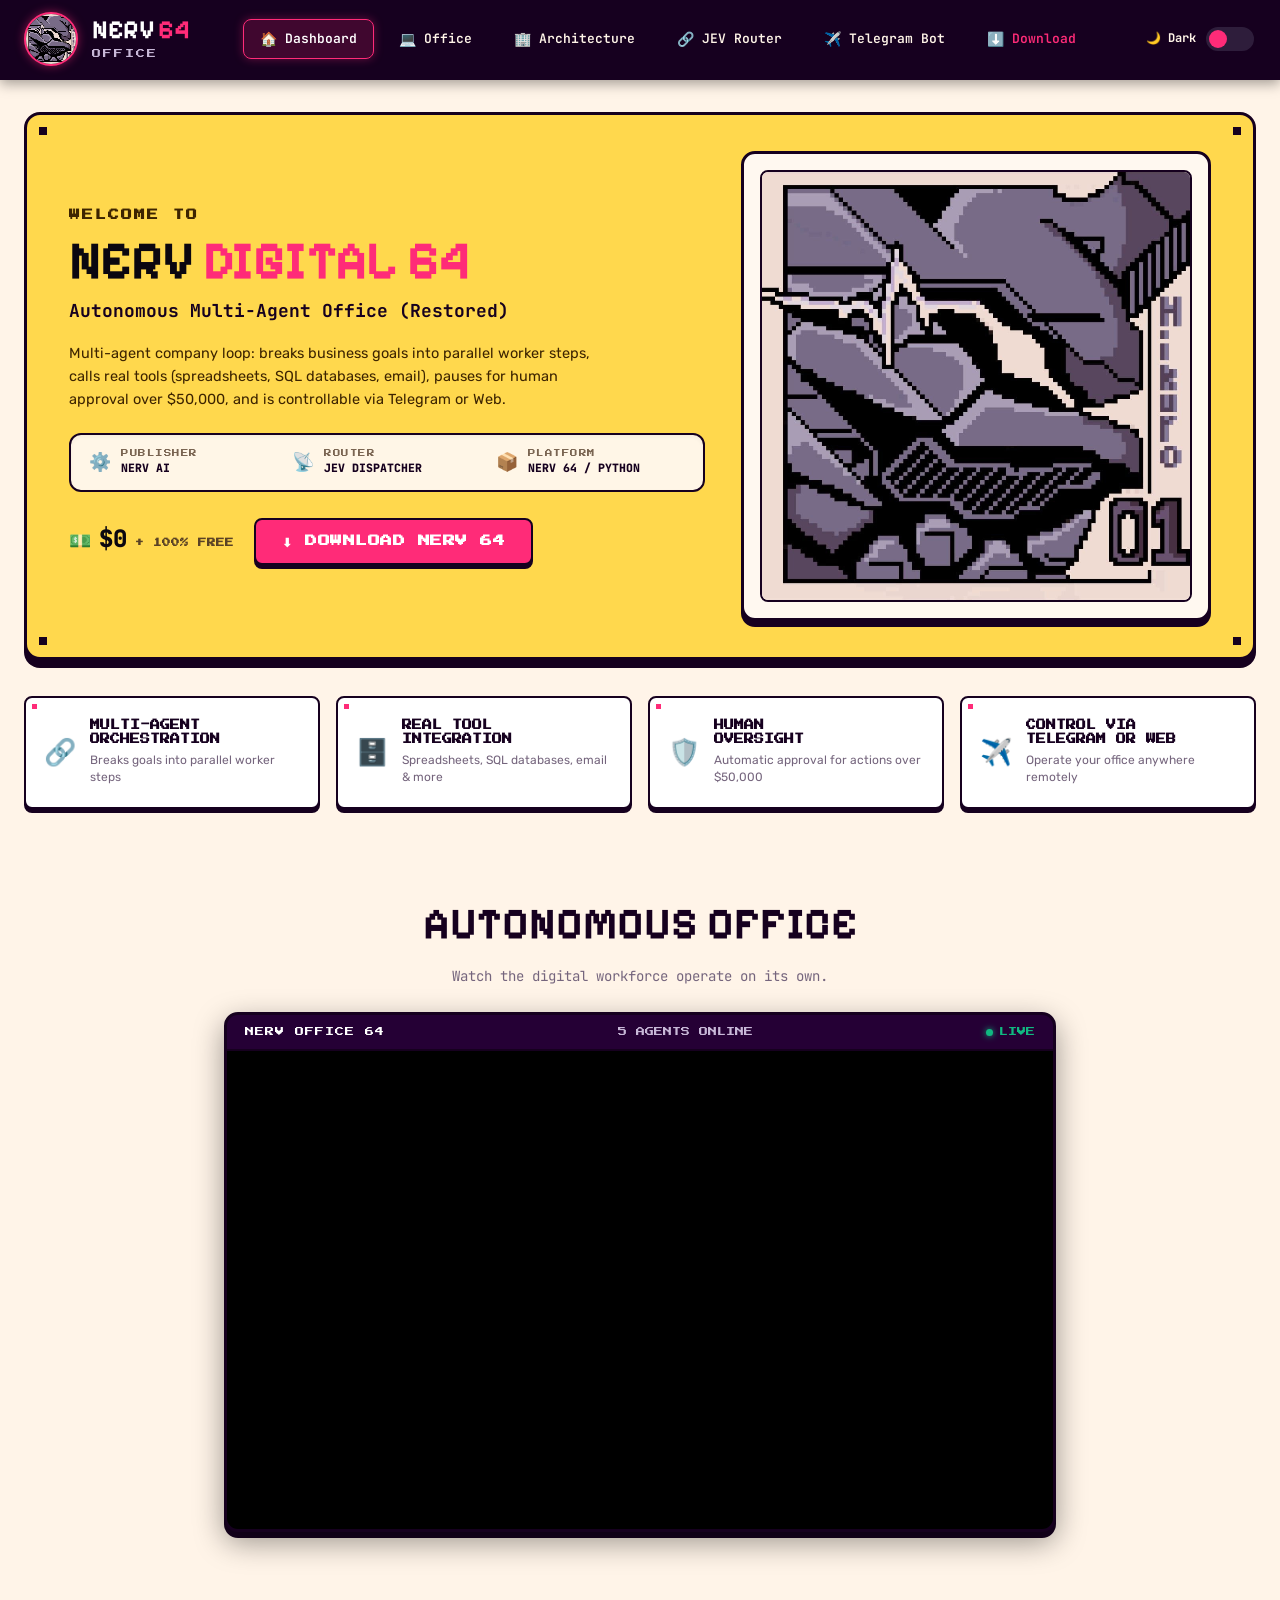
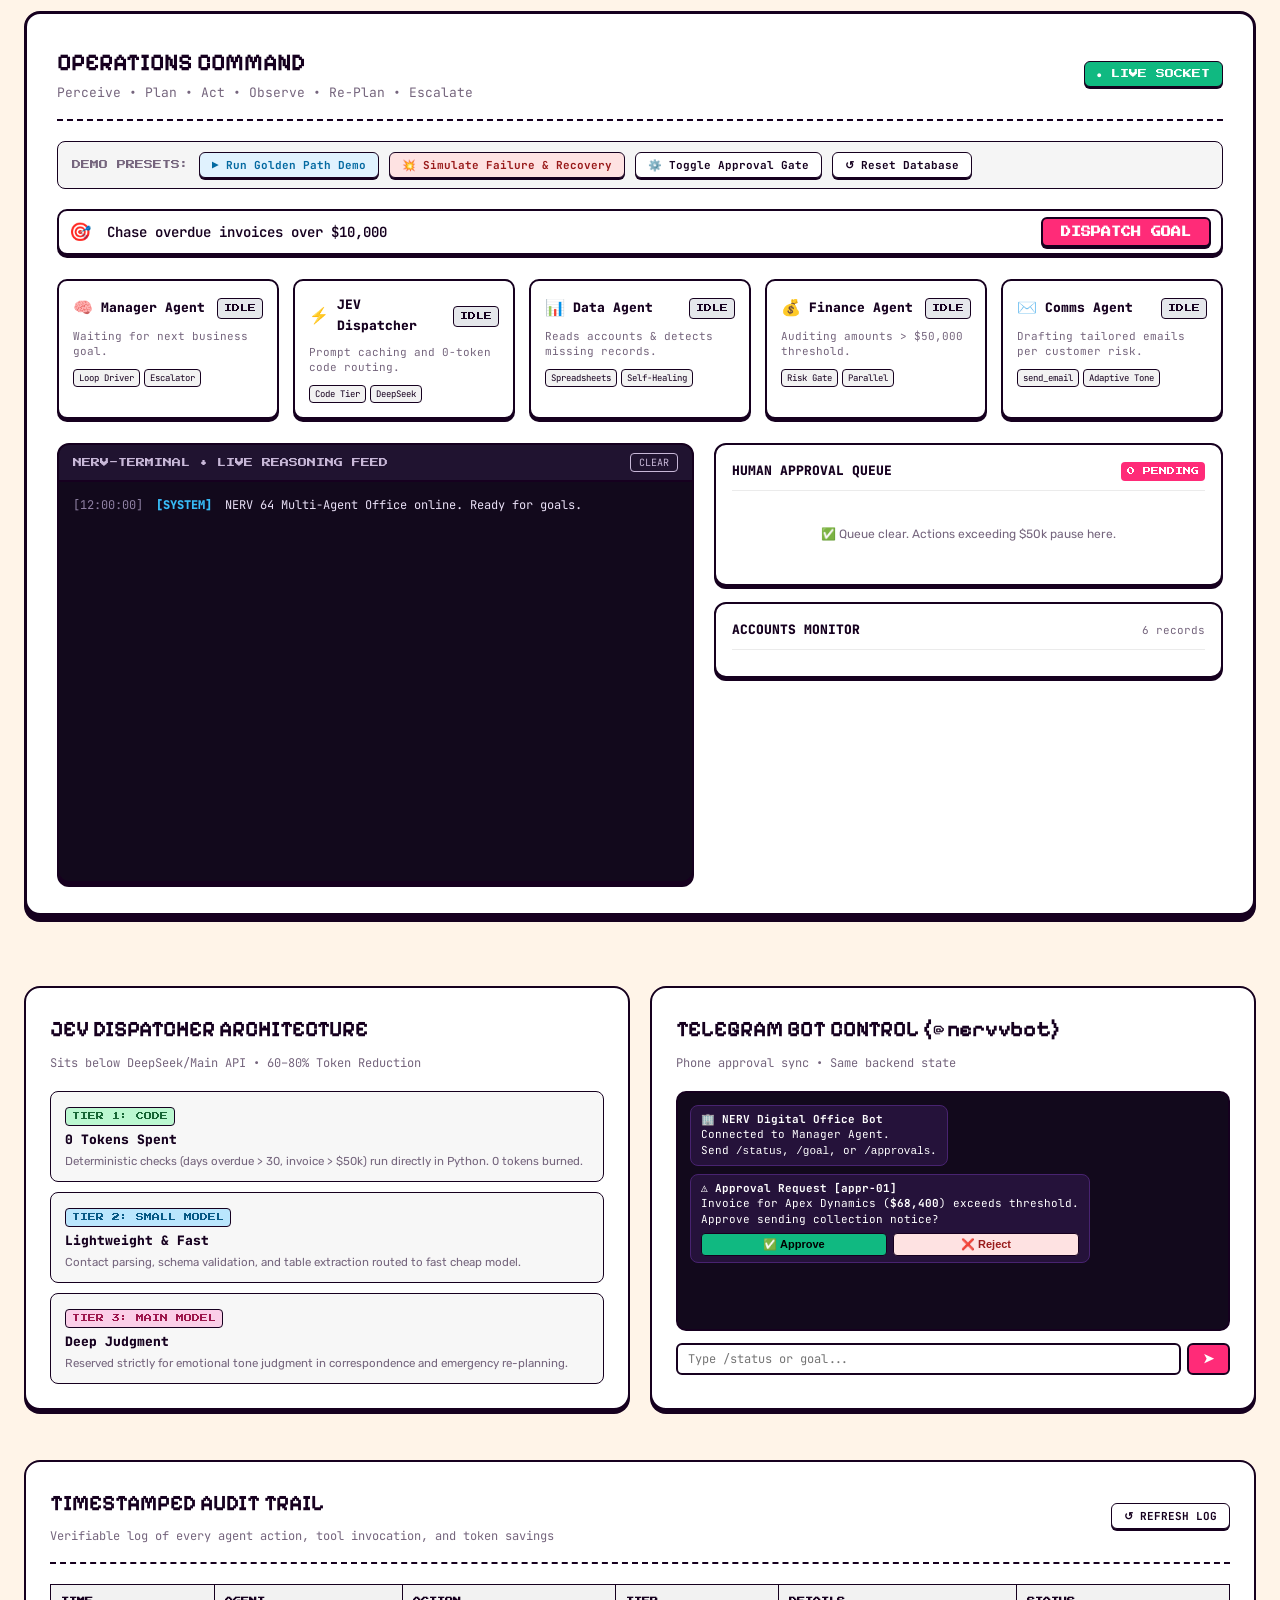
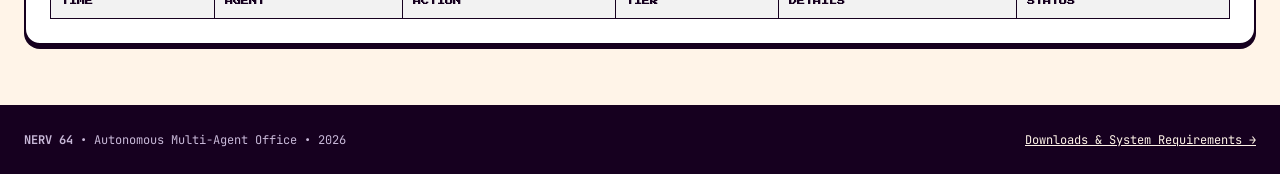
<file: docs/index.html>
<!DOCTYPE html>
<html lang="en">
<head>
  <meta charset="UTF-8">
  <meta name="viewport" content="width=device-width, initial-scale=1.0">
  <title>NERV 64 — Autonomous Multi-Agent Digital Office</title>
  <meta name="description" content="NERV 64 is an autonomous digital office of specialized AI agents coordinated by JEV Dispatcher and controlled via Telegram or Web.">
  <link rel="stylesheet" href="styles.css">
</head>
<body>

  <!-- Site Header (Deep Purple / Command Interface) -->
  <header class="site-header">
    <div class="container nav-container">
      <!-- Left: Circular NERV Emblem + Wordmark -->
      <a href="#top" class="brand-group">
        <div class="nerv-circle-emblem">
          <img src="assets/nerv-eva-art.png" alt="NERV 64 Logo">
        </div>
        <div class="brand-text-col">
          <span class="brand-name">NERV<span class="accent-64">64</span></span>
          <span class="brand-subtitle">OFFICE</span>
        </div>
      </a>

      <!-- Center: Desktop Navigation -->
      <nav class="header-nav">
        <a href="#dashboard" class="nav-item active"><span class="nav-icon">&#127968;</span> Dashboard</a>
        <a href="#office" class="nav-item"><span class="nav-icon">&#128187;</span> Office</a>
        <a href="#architecture" class="nav-item"><span class="nav-icon">&#127970;</span> Architecture</a>
        <a href="#jev" class="nav-item"><span class="nav-icon">&#128279;</span> JEV Router</a>
        <a href="#telegram" class="nav-item"><span class="nav-icon">&#9992;&#65039;</span> Telegram Bot</a>
        <a href="download.html" class="nav-item" style="color: var(--electric-pink);"><span class="nav-icon">&#11015;&#65039;</span> Download</a>
      </nav>

      <!-- Right: Dark Mode Toggle & Mobile Hamburger -->
      <div class="header-actions">
        <div class="theme-switch-wrapper">
          <span>&#127769; Dark</span>
          <label class="theme-switch" aria-label="Toggle Dark Mode">
            <input type="checkbox" id="theme-toggle-checkbox">
            <span class="theme-slider"></span>
          </label>
        </div>
        <button class="mobile-nav-toggle" id="mobile-toggle-btn" aria-label="Toggle Menu">&#9776;</button>
      </div>
    </div>

    <!-- Mobile Drawer Navigation -->
    <div class="mobile-drawer" id="mobile-drawer">
      <a href="#dashboard" class="nav-item active"><span class="nav-icon">&#127968;</span> Dashboard</a>
      <a href="#office" class="nav-item"><span class="nav-icon">&#128187;</span> Office</a>
      <a href="#architecture" class="nav-item"><span class="nav-icon">&#127970;</span> Architecture</a>
      <a href="#jev" class="nav-item"><span class="nav-icon">&#128279;</span> JEV Router</a>
      <a href="#telegram" class="nav-item"><span class="nav-icon">&#9992;&#65039;</span> Telegram Bot</a>
      <a href="download.html" class="nav-item" style="color: var(--electric-pink);"><span class="nav-icon">&#11015;&#65039;</span> Download</a>
    </div>
  </header>

  <main class="container" id="top">

    <!-- HERO SECTION (Centerpiece Golden 64 Panel) -->
    <section class="hero-section">
      <div class="hero-panel-card">
        <!-- Pixel Corner Notches -->
        <div class="hero-corner-decor hero-corner-tl"></div>
        <div class="hero-corner-decor hero-corner-tr"></div>
        <div class="hero-corner-decor hero-corner-bl"></div>
        <div class="hero-corner-decor hero-corner-br"></div>

        <div class="hero-grid">
          <!-- Left Column -->
          <div class="hero-content-col">
            <span class="hero-eyebrow">WELCOME TO</span>
            <h1 class="hero-main-title">
              NERV <span class="text-pink">DIGITAL 64</span>
            </h1>
            <p class="hero-subtitle">Autonomous Multi-Agent Office (Restored)</p>

            <p class="hero-description">
              Multi-agent company loop: breaks business goals into parallel worker steps, calls real tools (spreadsheets, SQL databases, email), pauses for human approval over $50,000, and is controllable via Telegram or Web.
            </p>

            <!-- Metadata Panel (Chips inside cream box) -->
            <div class="metadata-pill-panel">
              <div class="meta-item">
                <span class="meta-item-icon">&#9881;&#65039;</span>
                <div class="meta-item-text">
                  <span class="meta-item-label">PUBLISHER</span>
                  <span class="meta-item-value">NERV AI</span>
                </div>
              </div>

              <div class="meta-item">
                <span class="meta-item-icon">&#128225;</span>
                <div class="meta-item-text">
                  <span class="meta-item-label">ROUTER</span>
                  <span class="meta-item-value">JEV DISPATCHER</span>
                </div>
              </div>

              <div class="meta-item">
                <span class="meta-item-icon">&#128230;</span>
                <div class="meta-item-text">
                  <span class="meta-item-label">PLATFORM</span>
                  <span class="meta-item-value">NERV 64 / PYTHON</span>
                </div>
              </div>
            </div>

            <!-- Action Row: Free Badge & DOWNLOAD Button -->
            <div class="hero-action-row">
              <div class="budget-display-tag" title="100% Free & Open Source Digital Office">
                <span class="budget-icon-badge">&#128181;</span>
                <span class="budget-amount">$0</span>
                <span class="budget-label">+ 100% FREE</span>
              </div>

              <a href="download.html" class="btn-pixel-launch" id="hero-download-btn">
                <span>&#11015; DOWNLOAD NERV 64</span>
              </a>
            </div>
          </div>

          <!-- Right Column: Framed Pixel Art Display Panel -->
          <div class="hero-art-display-frame">
            <div class="art-container">
              <img src="assets/nerv-eva-art.png" alt="NERV Unit-01 Pixel Art">
            </div>
          </div>
        </div>
      </div>
    </section>

    <!-- FEATURE CARDS ROW (4 Cards directly matching mockup) -->
    <section class="feature-cards-section" id="architecture">
      <div class="features-grid-row">
        <!-- Card 1 -->
        <div class="pixel-feature-card">
          <div class="card-pixel-dot"></div>
          <div class="card-pixel-icon">&#128279;</div>
          <div class="card-content-wrap">
            <h4 class="card-heading">Multi-Agent<br>Orchestration</h4>
            <p class="card-body-text">Breaks goals into parallel worker steps</p>
          </div>
        </div>

        <!-- Card 2 -->
        <div class="pixel-feature-card">
          <div class="card-pixel-dot"></div>
          <div class="card-pixel-icon">&#128452;&#65039;</div>
          <div class="card-content-wrap">
            <h4 class="card-heading">Real Tool<br>Integration</h4>
            <p class="card-body-text">Spreadsheets, SQL databases, email &amp; more</p>
          </div>
        </div>

        <!-- Card 3 -->
        <div class="pixel-feature-card">
          <div class="card-pixel-dot"></div>
          <div class="card-pixel-icon">&#128737;&#65039;</div>
          <div class="card-content-wrap">
            <h4 class="card-heading">Human<br>Oversight</h4>
            <p class="card-body-text">Automatic approval for actions over $50,000</p>
          </div>
        </div>

        <!-- Card 4 -->
        <div class="pixel-feature-card">
          <div class="card-pixel-dot"></div>
          <div class="card-pixel-icon">&#9992;&#65039;</div>
          <div class="card-content-wrap">
            <h4 class="card-heading">Control via<br>Telegram or Web</h4>
            <p class="card-body-text">Operate your office anywhere remotely</p>
          </div>
        </div>
      </div>
    </section>

    <!-- LIVE AUTONOMOUS OFFICE SECTION (The Centerpiece Simulation) -->
    <section class="autonomous-office-section" id="office">
      <div class="office-section-header">
        <h2 class="office-section-title">AUTONOMOUS OFFICE</h2>
        <p class="office-section-sub">Watch the digital workforce operate on its own.</p>
      </div>

      <!-- Scroll-Driven Expansion Stage -->
      <div class="office-scroll-stage">
        <div class="live-office-frame" id="live-office-frame">
          <div class="office-frame-topbar">
            <span class="office-frame-title">NERV OFFICE 64</span>
            <span class="office-frame-agents">5 AGENTS ONLINE</span>
            <span class="office-live-badge">
              <span class="live-pulse-dot"></span> LIVE
            </span>
          </div>

          <div class="office-viewport-wrap">
            <video 
              src="assets/nerv-office-sim.mp4" 
              autoplay 
              loop 
              muted 
              playsinline 
              class="office-sim-video"
              title="NERV Autonomous Office Simulation">
            </video>
          </div>
        </div>
      </div>
    </section>

    <!-- LIVE OPERATIONS DASHBOARD -->
    <section class="dashboard-terminal-section" id="dashboard">
      <div class="terminal-panel-card">
        <div class="panel-header-row">
          <div>
            <h2 class="panel-header-title">OPERATIONS COMMAND</h2>
            <p style="font-family: var(--font-mono); font-size: 13px; color: var(--muted-purple);">
              Perceive &bull; Plan &bull; Act &bull; Observe &bull; Re-Plan &bull; Escalate
            </p>
          </div>
          <div class="panel-socket-badge" id="ws-status">&#9679; LIVE SOCKET</div>
        </div>

        <!-- Preset Controls Bar -->
        <div class="preset-bar-row">
          <span class="preset-bar-label">DEMO PRESETS:</span>
          <button class="btn-preset-chip primary" id="preset-golden">&#9654; Run Golden Path Demo</button>
          <button class="btn-preset-chip warn" id="preset-failure">&#128165; Simulate Failure &amp; Recovery</button>
          <button class="btn-preset-chip" id="preset-mode">&#9881;&#65039; Toggle Approval Gate</button>
          <button class="btn-preset-chip" id="preset-reset">&#8634; Reset Database</button>
        </div>

        <!-- Goal Input Box -->
        <div class="goal-input-box">
          <span style="font-size: 18px;">&#127919;</span>
          <input type="text" id="goal-input" value="Chase overdue invoices over $10,000" placeholder="Type a business goal for the office...">
          <button class="btn-dispatch" id="dispatch-goal-btn">DISPATCH GOAL</button>
        </div>

        <!-- 5 Agent Cards Matrix -->
        <div class="agent-cards-row">
          <!-- Manager -->
          <div class="pixel-agent-panel" id="card-manager">
            <div class="agent-top-line">
              <span class="agent-glyph">&#129504;</span>
              <span class="agent-title-text">Manager Agent</span>
              <span class="agent-badge-chip" id="badge-manager">IDLE</span>
            </div>
            <p class="agent-detail-text" id="desc-manager">Waiting for next business goal.</p>
            <div class="agent-tags-box">
              <span class="agent-tag">Loop Driver</span>
              <span class="agent-tag">Escalator</span>
            </div>
          </div>

          <!-- JEV -->
          <div class="pixel-agent-panel" id="card-jev">
            <div class="agent-top-line">
              <span class="agent-glyph">&#9889;</span>
              <span class="agent-title-text">JEV Dispatcher</span>
              <span class="agent-badge-chip" id="badge-jev">IDLE</span>
            </div>
            <p class="agent-detail-text" id="desc-jev">Prompt caching and 0-token code routing.</p>
            <div class="agent-tags-box">
              <span class="agent-tag">Code Tier</span>
              <span class="agent-tag">DeepSeek</span>
            </div>
          </div>

          <!-- Data -->
          <div class="pixel-agent-panel" id="card-data">
            <div class="agent-top-line">
              <span class="agent-glyph">&#128202;</span>
              <span class="agent-title-text">Data Agent</span>
              <span class="agent-badge-chip" id="badge-data">IDLE</span>
            </div>
            <p class="agent-detail-text" id="desc-data">Reads accounts &amp; detects missing records.</p>
            <div class="agent-tags-box">
              <span class="agent-tag">Spreadsheets</span>
              <span class="agent-tag">Self-Healing</span>
            </div>
          </div>

          <!-- Finance -->
          <div class="pixel-agent-panel" id="card-finance">
            <div class="agent-top-line">
              <span class="agent-glyph">&#128176;</span>
              <span class="agent-title-text">Finance Agent</span>
              <span class="agent-badge-chip" id="badge-finance">IDLE</span>
            </div>
            <p class="agent-detail-text" id="desc-finance">Auditing amounts &gt; $50,000 threshold.</p>
            <div class="agent-tags-box">
              <span class="agent-tag">Risk Gate</span>
              <span class="agent-tag">Parallel</span>
            </div>
          </div>

          <!-- Comms -->
          <div class="pixel-agent-panel" id="card-comms">
            <div class="agent-top-line">
              <span class="agent-glyph">&#9993;&#65039;</span>
              <span class="agent-title-text">Comms Agent</span>
              <span class="agent-badge-chip" id="badge-comms">IDLE</span>
            </div>
            <p class="agent-detail-text" id="desc-comms">Drafting tailored emails per customer risk.</p>
            <div class="agent-tags-box">
              <span class="agent-tag">send_email</span>
              <span class="agent-tag">Adaptive Tone</span>
            </div>
          </div>
        </div>

        <!-- Split: Terminal & Human Approval Queue -->
        <div class="split-ops-row">
          <!-- Live Terminal Shell -->
          <div class="terminal-shell-box">
            <div class="terminal-header-bar">
              <span class="terminal-header-label">NERV-TERMINAL &bull; LIVE REASONING FEED</span>
              <button class="btn-terminal-clear" id="clear-log-btn">CLEAR</button>
            </div>
            <div class="terminal-scroll-area" id="live-terminal-feed">
              <div class="log-line">
                <span class="time">[12:00:00]</span> <span class="prefix">[SYSTEM]</span> NERV 64 Multi-Agent Office online. Ready for goals.
              </div>
            </div>
          </div>

          <!-- Right Widgets Column -->
          <div class="right-ops-col">
            <!-- Approval Queue -->
            <div class="ops-card-widget">
              <div class="widget-head-row">
                <span class="widget-title">HUMAN APPROVAL QUEUE</span>
                <span class="widget-badge" id="approval-count-badge">0 PENDING</span>
              </div>
              <div class="approval-list-scroll" id="approval-queue-list">
                <div class="empty-approval-notice">
                  &#9989; Queue clear. Actions exceeding $50k pause here.
                </div>
              </div>
            </div>

            <!-- Accounts Monitor -->
            <div class="ops-card-widget">
              <div class="widget-head-row">
                <span class="widget-title">ACCOUNTS MONITOR</span>
                <span style="font-family: var(--font-mono); font-size: 11px; color: var(--muted-purple);" id="accounts-count-summary">6 records</span>
              </div>
              <div class="accounts-list-scroll" id="accounts-table-body">
                <!-- Injected via script.js -->
              </div>
            </div>
          </div>
        </div>

      </div>
    </section>

    <!-- JEV ROUTER & TELEGRAM SECTION -->
    <section class="secondary-panels-section" id="jev">
      <div class="secondary-grid-row">
        <!-- Left: JEV Router Architecture -->
        <div class="secondary-panel-card">
          <h3 class="section-pixel-title">JEV DISPATCHER ARCHITECTURE</h3>
          <p class="section-desc-mono">Sits below DeepSeek/Main API &bull; 60&ndash;80% Token Reduction</p>

          <div class="jev-lanes-stack">
            <div class="jev-lane-box">
              <span class="lane-badge code">TIER 1: CODE</span>
              <h5>0 Tokens Spent</h5>
              <p>Deterministic checks (days overdue &gt; 30, invoice &gt; $50k) run directly in Python. 0 tokens burned.</p>
            </div>

            <div class="jev-lane-box">
              <span class="lane-badge small">TIER 2: SMALL MODEL</span>
              <h5>Lightweight &amp; Fast</h5>
              <p>Contact parsing, schema validation, and table extraction routed to fast cheap model.</p>
            </div>

            <div class="jev-lane-box">
              <span class="lane-badge large">TIER 3: MAIN MODEL</span>
              <h5>Deep Judgment</h5>
              <p>Reserved strictly for emotional tone judgment in correspondence and emergency re-planning.</p>
            </div>
          </div>
        </div>

        <!-- Right: Telegram Bot Control -->
        <div class="secondary-panel-card" id="telegram">
          <h3 class="section-pixel-title">TELEGRAM BOT CONTROL (@nervvbot)</h3>
          <p class="section-desc-mono">Phone approval sync &bull; Same backend state</p>

          <div class="telegram-sim-wrap">
            <div class="tg-chat-frame" id="sim-phone-chat">
              <div class="tg-bubble bot">
                &#127970; <strong>NERV Digital Office Bot</strong><br>
                Connected to Manager Agent.<br>
                Send <code>/status</code>, <code>/goal</code>, or <code>/approvals</code>.
              </div>
              <div class="tg-bubble bot">
                &#9888;&#65039; <strong>Approval Request [appr-01]</strong><br>
                Invoice for Apex Dynamics (<strong>$68,400</strong>) exceeds threshold.<br>
                Approve sending collection notice?
                <div style="display: flex; gap: 6px; margin-top: 6px;">
                  <button class="btn-appr-action yes" onclick="simulateTelegramAction('approve')">&#9989; Approve</button>
                  <button class="btn-appr-action no" onclick="simulateTelegramAction('reject')">&#10060; Reject</button>
                </div>
              </div>
            </div>

            <div class="tg-input-row">
              <input type="text" id="sim-tg-input" placeholder="Type /status or goal...">
              <button id="sim-tg-send-btn">&#10148;</button>
            </div>
          </div>
        </div>
      </div>
    </section>

    <!-- AUDIT TRAIL SECTION -->
    <section class="audit-trail-section" id="audit">
      <div class="audit-table-card">
        <div class="panel-header-row">
          <div>
            <h3 class="section-pixel-title">TIMESTAMPED AUDIT TRAIL</h3>
            <p style="font-family: var(--font-mono); font-size: 12px; color: var(--muted-purple);">
              Verifiable log of every agent action, tool invocation, and token savings
            </p>
          </div>
          <button class="btn-preset-chip" id="refresh-audit-btn">&#8634; REFRESH LOG</button>
        </div>

        <table class="audit-table">
          <thead>
            <tr>
              <th>TIME</th>
              <th>AGENT</th>
              <th>ACTION</th>
              <th>TIER</th>
              <th>DETAILS</th>
              <th>STATUS</th>
            </tr>
          </thead>
          <tbody id="audit-table-body">
            <!-- Injected via script.js -->
          </tbody>
        </table>
      </div>
    </section>

  </main>

  <!-- Site Footer -->
  <footer class="site-footer">
    <div class="container footer-inner">
      <div>
        <strong>NERV 64</strong> &bull; Autonomous Multi-Agent Office &bull; 2026
      </div>
      <div>
        <a href="download.html" style="color: var(--cream); text-decoration: underline;">Downloads &amp; System Requirements &rarr;</a>
      </div>
    </div>
  </footer>

  <script src="script.js"></script>
</body>
</html>
</file>
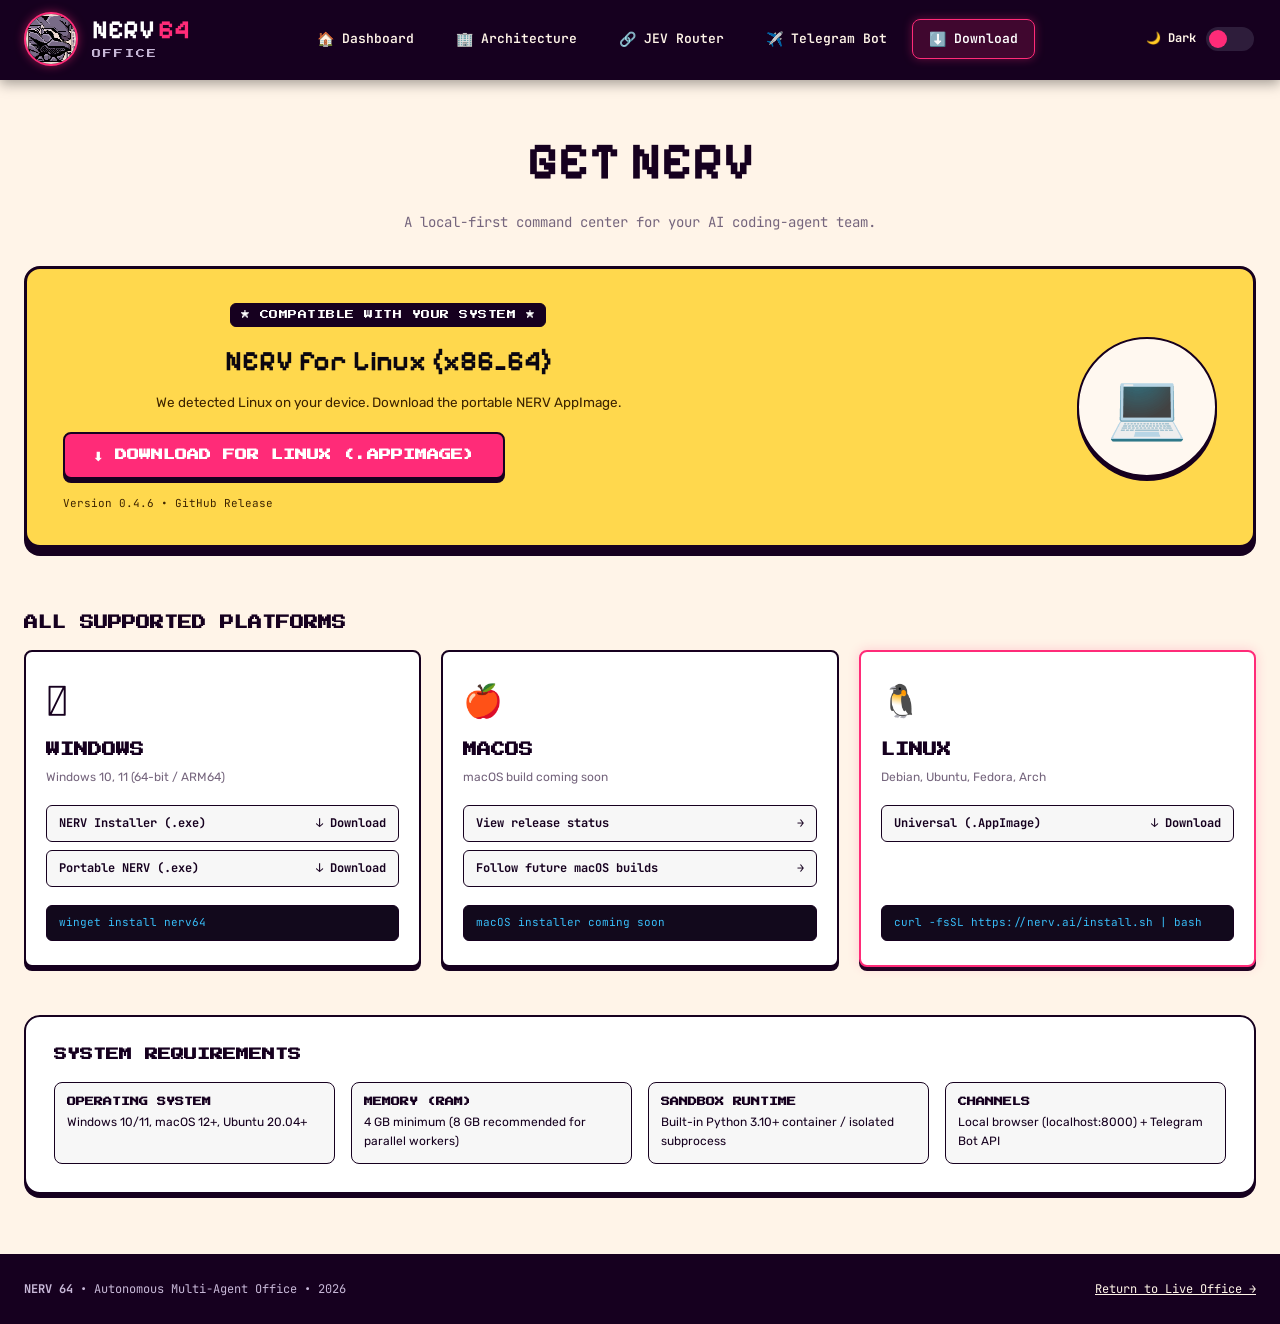
<file: docs/download.html>
<!DOCTYPE html>
<html lang="en">
<head>
  <meta charset="UTF-8">
  <meta name="viewport" content="width=device-width, initial-scale=1.0">
  <title>Download NERV — Multi-Agent Command Center</title>
  <meta name="description" content="Download NERV for Windows, macOS, or Linux. A local-first command center for AI coding agents.">
  <link rel="stylesheet" href="styles.css">
  <style>
    /* Download Page Specific Polished Styles */
    .download-hero {
      padding: 40px 0 24px;
      text-align: center;
    }
    .download-title {
      font-family: var(--font-pixel-chunky);
      font-size: clamp(32px, 4.5vw, 52px);
      color: var(--card-text);
      margin-bottom: 8px;
    }
    .download-sub {
      font-family: var(--font-mono);
      font-size: 14px;
      color: var(--muted-purple);
      margin-bottom: 32px;
    }
    
    /* Detected Platform Hero Card */
    .detected-platform-card {
      background: var(--hero-bg);
      border: var(--pixel-border-thick);
      border-radius: var(--radius-panel);
      padding: 32px 36px;
      box-shadow: 0 8px 0 var(--border-dark);
      margin-bottom: 40px;
      position: relative;
      overflow: hidden;
      display: flex;
      justify-content: space-between;
      align-items: center;
      gap: 24px;
      transition: background-color 200ms ease;
    }
    .detected-left {
      max-width: 650px;
    }
    .comp-badge {
      display: inline-flex;
      align-items: center;
      gap: 6px;
      background: var(--deep-purple);
      color: #FFFFFF;
      border: 1.5px solid var(--border-dark);
      border-radius: 6px;
      padding: 4px 10px;
      font-family: var(--font-pixel-mono);
      font-size: 9px;
      margin-bottom: 12px;
      letter-spacing: 0.5px;
    }
    .detected-os-name {
      font-family: var(--font-pixel-chunky);
      font-size: 28px;
      color: #0B0710;
      margin-bottom: 8px;
    }
    .detected-os-desc {
      font-size: 13.5px;
      color: var(--hero-sub);
      margin-bottom: 20px;
      line-height: 1.5;
    }
    .detected-action-row {
      display: flex;
      align-items: center;
      gap: 16px;
      flex-wrap: wrap;
    }
    .btn-download-primary {
      background-color: var(--electric-pink);
      color: #FFFFFF;
      border: 2.5px solid var(--border-dark);
      border-radius: var(--radius-sm);
      padding: 12px 28px;
      font-family: var(--font-pixel-mono);
      font-size: 12px;
      font-weight: 700;
      cursor: pointer;
      display: inline-flex;
      align-items: center;
      gap: 10px;
      box-shadow: 0 4px 0 var(--border-dark);
      transition: all 120ms ease;
    }
    .btn-download-primary:hover {
      background-color: var(--electric-pink-hover);
      transform: translateY(-2px);
      box-shadow: 0 6px 0 var(--border-dark);
    }
    .btn-download-primary:active {
      transform: translateY(2px);
      box-shadow: 0 1px 0 var(--border-dark);
    }
    .detected-checksum {
      font-family: var(--font-mono);
      font-size: 11px;
      color: var(--hero-sub);
    }

    .detected-right-mascot {
      width: 140px;
      height: 140px;
      background: #FFF8F0;
      border: 2.5px solid var(--border-dark);
      border-radius: 50%;
      display: grid;
      place-items: center;
      font-size: 64px;
      box-shadow: 0 4px 0 var(--border-dark);
      flex-shrink: 0;
    }

    /* All Platforms Grid */
    .platforms-grid {
      display: grid;
      grid-template-columns: repeat(3, 1fr);
      gap: 20px;
      margin-bottom: 48px;
    }
    .platform-card {
      background: var(--card-bg);
      border: var(--pixel-border);
      border-radius: var(--radius-sm);
      padding: 24px 20px;
      box-shadow: 0 4px 0 var(--border-dark);
      display: flex;
      flex-direction: column;
    }
    .platform-card.highlight {
      border-color: var(--electric-pink);
      box-shadow: 0 0 12px rgba(255, 43, 120, 0.2), 0 4px 0 var(--border-dark);
    }
    .platform-icon-box {
      font-size: 32px;
      margin-bottom: 12px;
    }
    .platform-name {
      font-family: var(--font-pixel-mono);
      font-size: 14px;
      color: var(--card-text);
      margin-bottom: 6px;
    }
    .platform-meta {
      font-size: 12px;
      color: var(--muted-purple);
      margin-bottom: 18px;
    }
    .download-options-list {
      display: flex;
      flex-direction: column;
      gap: 8px;
      margin-bottom: 18px;
    }
    .dl-option-link {
      background: rgba(0,0,0,0.03);
      border: 1.5px solid var(--border-color);
      border-radius: 6px;
      padding: 8px 12px;
      font-family: var(--font-mono);
      font-size: 12px;
      font-weight: 700;
      color: var(--card-text);
      display: flex;
      justify-content: space-between;
      align-items: center;
      transition: all 120ms ease;
    }
    .dl-option-link:hover {
      background: rgba(255, 43, 120, 0.1);
      border-color: var(--electric-pink);
      color: var(--electric-pink);
    }
    .terminal-install-box {
      margin-top: auto;
      background: var(--terminal-bg);
      border: 1.5px solid var(--border-dark);
      border-radius: 6px;
      padding: 8px 12px;
      font-family: var(--font-mono);
      font-size: 11px;
      color: #38bdf8;
      word-break: break-all;
    }

    /* System Requirements Section */
    .specs-card {
      background: var(--card-bg);
      border: var(--pixel-border);
      border-radius: var(--radius-panel);
      padding: 28px;
      box-shadow: 0 4px 0 var(--border-dark);
      margin-bottom: 60px;
    }
    .specs-grid {
      display: grid;
      grid-template-columns: repeat(4, 1fr);
      gap: 16px;
      margin-top: 16px;
    }
    .spec-item {
      background: rgba(0,0,0,0.03);
      border: 1.5px solid var(--border-color);
      border-radius: 8px;
      padding: 12px;
      font-size: 12px;
    }
    .spec-item strong {
      font-family: var(--font-pixel-mono);
      font-size: 9px;
      display: block;
      margin-bottom: 4px;
      color: var(--card-text);
    }

    @media (max-width: 900px) {
      .detected-platform-card {
        flex-direction: column;
        align-items: flex-start;
      }
      .detected-right-mascot {
        display: none;
      }
      .platforms-grid {
        grid-template-columns: 1fr;
      }
      .specs-grid {
        grid-template-columns: repeat(2, 1fr);
      }
    }
    @media (max-width: 480px) {
      .specs-grid {
        grid-template-columns: 1fr;
      }
    }
  </style>
</head>
<body>

  <!-- Site Header (Deep Purple / Command Interface) -->
  <header class="site-header">
    <div class="container nav-container">
      <!-- Left: Circular NERV Emblem + Wordmark -->
      <a href="index.html#top" class="brand-group">
        <div class="nerv-circle-emblem">
          <img src="assets/nerv-eva-art.png" alt="NERV 64 Logo">
        </div>
        <div class="brand-text-col">
          <span class="brand-name">NERV<span class="accent-64">64</span></span>
          <span class="brand-subtitle">OFFICE</span>
        </div>
      </a>

      <!-- Center: Desktop Navigation -->
      <nav class="header-nav">
        <a href="index.html#dashboard" class="nav-item"><span class="nav-icon">&#127968;</span> Dashboard</a>
        <a href="index.html#architecture" class="nav-item"><span class="nav-icon">&#127970;</span> Architecture</a>
        <a href="index.html#jev" class="nav-item"><span class="nav-icon">&#128279;</span> JEV Router</a>
        <a href="index.html#telegram" class="nav-item"><span class="nav-icon">&#9992;&#65039;</span> Telegram Bot</a>
        <a href="download.html" class="nav-item active"><span class="nav-icon">&#11015;&#65039;</span> Download</a>
      </nav>

      <!-- Right: Dark Mode Toggle & Mobile Hamburger -->
      <div class="header-actions">
        <div class="theme-switch-wrapper">
          <span>&#127769; Dark</span>
          <label class="theme-switch" aria-label="Toggle Dark Mode">
            <input type="checkbox" id="theme-toggle-checkbox">
            <span class="theme-slider"></span>
          </label>
        </div>
        <button class="mobile-nav-toggle" id="mobile-toggle-btn" aria-label="Toggle Menu">&#9776;</button>
      </div>
    </div>

    <!-- Mobile Drawer Navigation -->
    <div class="mobile-drawer" id="mobile-drawer">
      <a href="index.html#dashboard" class="nav-item"><span class="nav-icon">&#127968;</span> Dashboard</a>
      <a href="index.html#architecture" class="nav-item"><span class="nav-icon">&#127970;</span> Architecture</a>
      <a href="index.html#jev" class="nav-item"><span class="nav-icon">&#128279;</span> JEV Router</a>
      <a href="index.html#telegram" class="nav-item"><span class="nav-icon">&#9992;&#65039;</span> Telegram Bot</a>
      <a href="download.html" class="nav-item active"><span class="nav-icon">&#11015;&#65039;</span> Download</a>
    </div>
  </header>

  <main class="container">

    <!-- Download Hero Heading -->
    <section class="download-hero">
      <h1 class="download-title">GET NERV</h1>
      <p class="download-sub">A local-first command center for your AI coding-agent team.</p>

      <!-- Dynamic Detected Platform Card -->
      <div class="detected-platform-card" id="detected-box">
        <div class="detected-left">
          <div class="comp-badge">&#9733; COMPATIBLE WITH YOUR SYSTEM &#9733;</div>
          <h2 class="detected-os-name" id="detected-os-title">NERV for Windows (x64)</h2>
          <p class="detected-os-desc" id="detected-os-desc">
            We detected your system. Download the official NERV installer from the verified GitHub release.
          </p>

          <div class="detected-action-row">
            <a href="https://github.com/plavgodshelwar/nerv-_app/releases/download/v0.5.0/NERV-0.5.0-win-x64-setup.exe" class="btn-download-primary" id="detected-download-btn">
              <span>&#11015; DOWNLOAD FOR WINDOWS (x64)</span>
            </a>
            <span class="detected-checksum" id="detected-meta">Version 0.4.6 &bull; GitHub Release</span>
          </div>
        </div>

        <div class="detected-right-mascot">&#128187;</div>
      </div>
    </section>

    <!-- All Available Platforms Grid -->
    <section>
      <h3 style="font-family: var(--font-pixel-mono); font-size: 14px; margin-bottom: 16px; color: var(--card-text);">
        ALL SUPPORTED PLATFORMS
      </h3>

      <div class="platforms-grid">
        <!-- Windows -->
        <div class="platform-card" id="card-win">
          <div class="platform-icon-box">&#129679;</div>
          <h4 class="platform-name">WINDOWS</h4>
          <p class="platform-meta">Windows 10, 11 (64-bit / ARM64)</p>

          <div class="download-options-list">
            <a href="https://github.com/plavgodshelwar/nerv-_app/releases/download/v0.5.0/NERV-0.5.0-win-x64-setup.exe" class="dl-option-link">
              <span>NERV Installer (.exe)</span>
              <span>&darr; Download</span>
            </a>
            <a href="https://github.com/plavgodshelwar/nerv-_app/releases/download/v0.5.0/NERV-0.5.0-win-x64-portable.exe" class="dl-option-link">
              <span>Portable NERV (.exe)</span>
              <span>&darr; Download</span>
            </a>
          </div>

          <div class="terminal-install-box">
            winget install nerv64
          </div>
        </div>

        <!-- macOS -->
        <div class="platform-card" id="card-mac">
          <div class="platform-icon-box">&#127822;</div>
          <h4 class="platform-name">MACOS</h4>
          <p class="platform-meta">macOS build coming soon</p>

          <div class="download-options-list">
            <a href="https://github.com/plavgodshelwar/nerv-_app/releases/tag/v0.5.0" class="dl-option-link">
              <span>View release status</span>
              <span>&rarr;</span>
            </a>
            <a href="https://github.com/plavgodshelwar/nerv-_app/releases/tag/v0.5.0" class="dl-option-link">
              <span>Follow future macOS builds</span>
              <span>&rarr;</span>
            </a>
          </div>

          <div class="terminal-install-box">
            macOS installer coming soon
          </div>
        </div>

        <!-- Linux -->
        <div class="platform-card" id="card-linux">
          <div class="platform-icon-box">&#128039;</div>
          <h4 class="platform-name">LINUX</h4>
          <p class="platform-meta">Debian, Ubuntu, Fedora, Arch</p>

          <div class="download-options-list">
            <a href="https://github.com/plavgodshelwar/nerv-_app/releases/download/v0.5.0/NERV-0.5.0-linux-x86_64.AppImage" class="dl-option-link">
              <span>Universal (.AppImage)</span>
              <span>&darr; Download</span>
            </a>
          </div>

          <div class="terminal-install-box">
            curl -fsSL https://nerv.ai/install.sh | bash
          </div>
        </div>
      </div>
    </section>

    <!-- System Requirements Specs -->
    <section class="specs-card">
      <h3 style="font-family: var(--font-pixel-mono); font-size: 13px; color: var(--card-text);">
        SYSTEM REQUIREMENTS
      </h3>
      <div class="specs-grid">
        <div class="spec-item">
          <strong>OPERATING SYSTEM</strong>
          <span>Windows 10/11, macOS 12+, Ubuntu 20.04+</span>
        </div>
        <div class="spec-item">
          <strong>MEMORY (RAM)</strong>
          <span>4 GB minimum (8 GB recommended for parallel workers)</span>
        </div>
        <div class="spec-item">
          <strong>SANDBOX RUNTIME</strong>
          <span>Built-in Python 3.10+ container / isolated subprocess</span>
        </div>
        <div class="spec-item">
          <strong>CHANNELS</strong>
          <span>Local browser (localhost:8000) + Telegram Bot API</span>
        </div>
      </div>
    </section>

  </main>

  <!-- Site Footer -->
  <footer class="site-footer">
    <div class="container footer-inner">
      <div>
        <strong>NERV 64</strong> &bull; Autonomous Multi-Agent Office &bull; 2026
      </div>
      <div>
        <a href="index.html" style="color: var(--cream); text-decoration: underline;">Return to Live Office &rarr;</a>
      </div>
    </div>
  </footer>

  <script>
    // Theme sync & persistence
    (function() {
      const themeCheckbox = document.getElementById("theme-toggle-checkbox");
      const savedTheme = localStorage.getItem("nerv-theme") || "light";

      if (savedTheme === "dark") {
        document.documentElement.setAttribute("data-theme", "dark");
        if (themeCheckbox) themeCheckbox.checked = true;
      } else {
        document.documentElement.removeAttribute("data-theme");
        if (themeCheckbox) themeCheckbox.checked = false;
      }

      if (themeCheckbox) {
        themeCheckbox.addEventListener("change", (e) => {
          const isDark = e.target.checked;
          if (isDark) {
            document.documentElement.setAttribute("data-theme", "dark");
            localStorage.setItem("nerv-theme", "dark");
          } else {
            document.documentElement.removeAttribute("data-theme");
            localStorage.setItem("nerv-theme", "light");
          }
        });
      }

      // Mobile Menu Toggle
      const mobileBtn = document.getElementById("mobile-toggle-btn");
      const mobileDrawer = document.getElementById("mobile-drawer");
      if (mobileBtn && mobileDrawer) {
        mobileBtn.addEventListener("click", () => {
          mobileDrawer.classList.toggle("open");
        });
      }

      // Dynamic OS Detection
      function detectUserOS() {
        const ua = navigator.userAgent;
        let os = "Windows";
        const downloads = {
          windows: "https://github.com/plavgodshelwar/nerv-_app/releases/download/v0.5.0/NERV-0.5.0-win-x64-setup.exe",
          mac: "https://github.com/plavgodshelwar/nerv-_app/releases/tag/v0.5.0",
          linux: "https://github.com/plavgodshelwar/nerv-_app/releases/download/v0.5.0/NERV-0.5.0-linux-x86_64.AppImage"
        };
        let title = "NERV for Windows (x64)";
        let desc = "We detected Windows on your machine. Download the official NERV installer (.exe).";
        let btnText = "⬇ DOWNLOAD FOR WINDOWS (.EXE)";
        let downloadUrl = downloads.windows;
        let highlightId = "card-win";

        if (ua.indexOf("Mac") !== -1) {
          os = "macOS";
          title = "NERV for macOS";
          desc = "The initial NERV release supports Windows and Linux. Follow the release page for the upcoming macOS installer.";
          btnText = "VIEW MACOS RELEASE STATUS";
          downloadUrl = downloads.mac;
          highlightId = "card-mac";
        } else if (ua.indexOf("Linux") !== -1 || ua.indexOf("X11") !== -1) {
          os = "Linux";
          title = "NERV for Linux (x86_64)";
          desc = "We detected Linux on your device. Download the portable NERV AppImage.";
          btnText = "⬇ DOWNLOAD FOR LINUX (.APPIMAGE)";
          downloadUrl = downloads.linux;
          highlightId = "card-linux";
        }

        const titleEl = document.getElementById("detected-os-title");
        const descEl = document.getElementById("detected-os-desc");
        const btnEl = document.getElementById("detected-download-btn");
        if (titleEl) titleEl.textContent = title;
        if (descEl) descEl.textContent = desc;
        if (btnEl) {
          btnEl.href = downloadUrl;
          btnEl.innerHTML = `<span>${btnText}</span>`;
        }

        const card = document.getElementById(highlightId);
        if (card) card.classList.add("highlight");
      }

      detectUserOS();
    })();
  </script>
</body>
</html>
</file>
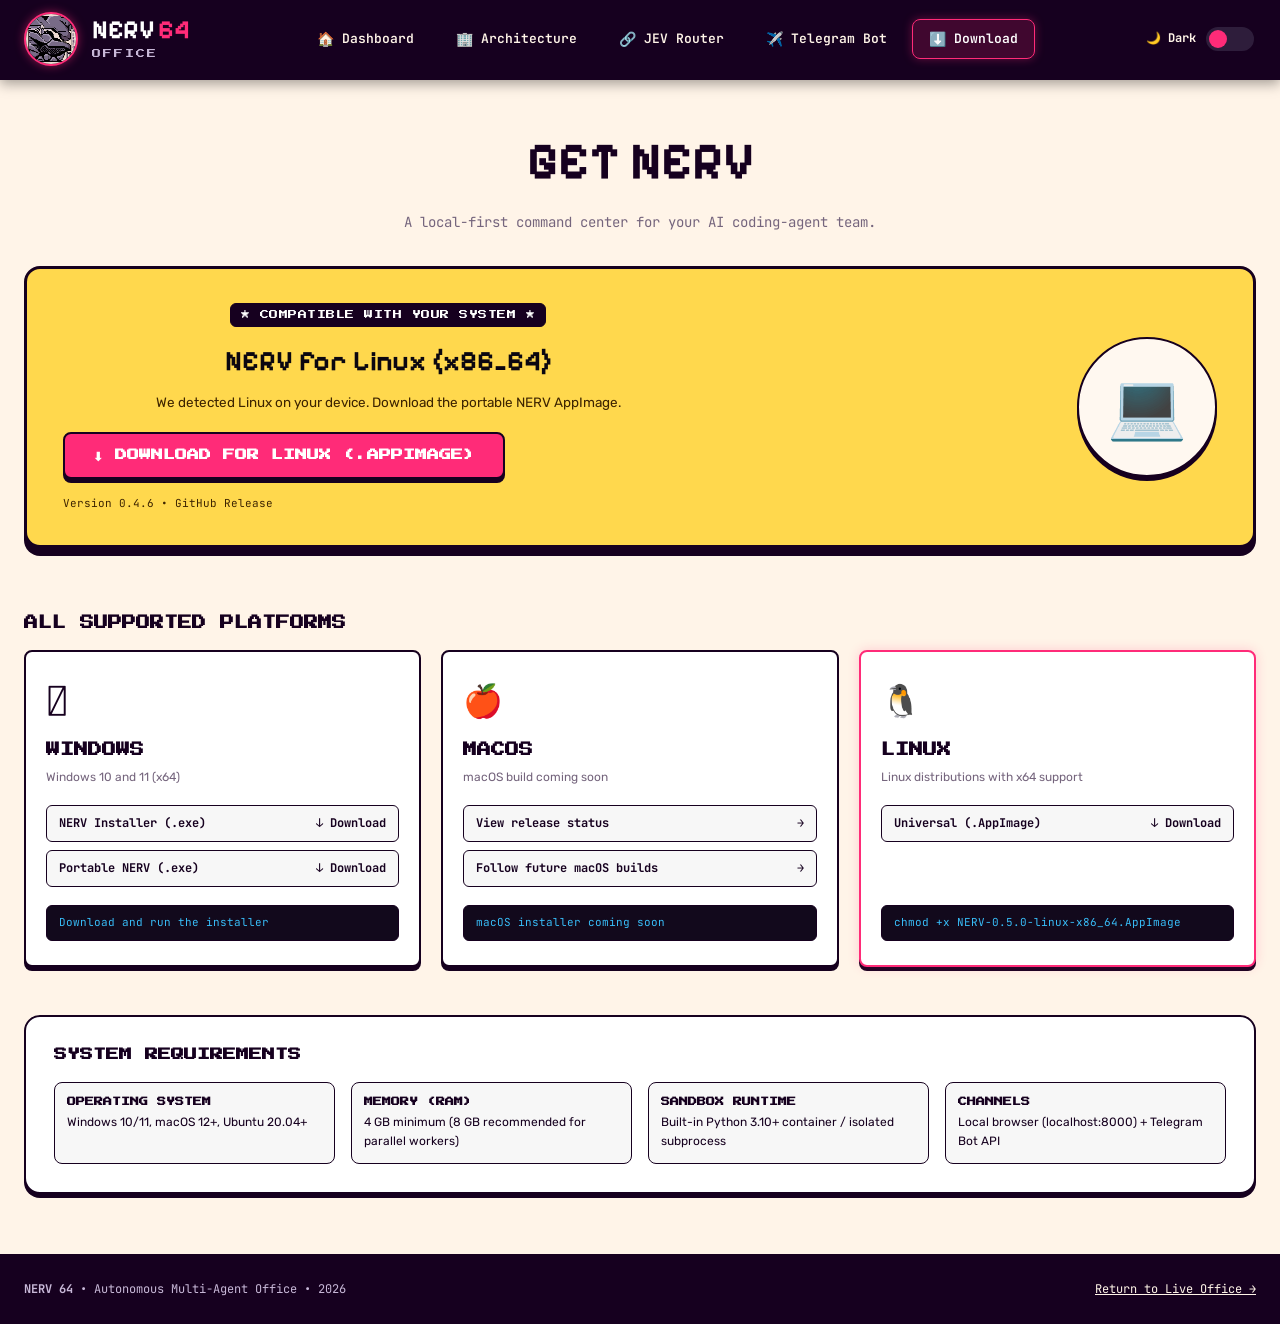
<file: static/download.html>
<!DOCTYPE html>
<html lang="en">
<head>
  <meta charset="UTF-8">
  <meta name="viewport" content="width=device-width, initial-scale=1.0">
  <title>Download NERV — Multi-Agent Command Center</title>
  <meta name="description" content="Download NERV for Windows, macOS, or Linux. A local-first command center for AI coding agents.">
  <link rel="stylesheet" href="styles.css">
  <style>
    /* Download Page Specific Polished Styles */
    .download-hero {
      padding: 40px 0 24px;
      text-align: center;
    }
    .download-title {
      font-family: var(--font-pixel-chunky);
      font-size: clamp(32px, 4.5vw, 52px);
      color: var(--card-text);
      margin-bottom: 8px;
    }
    .download-sub {
      font-family: var(--font-mono);
      font-size: 14px;
      color: var(--muted-purple);
      margin-bottom: 32px;
    }
    
    /* Detected Platform Hero Card */
    .detected-platform-card {
      background: var(--hero-bg);
      border: var(--pixel-border-thick);
      border-radius: var(--radius-panel);
      padding: 32px 36px;
      box-shadow: 0 8px 0 var(--border-dark);
      margin-bottom: 40px;
      position: relative;
      overflow: hidden;
      display: flex;
      justify-content: space-between;
      align-items: center;
      gap: 24px;
      transition: background-color 200ms ease;
    }
    .detected-left {
      max-width: 650px;
    }
    .comp-badge {
      display: inline-flex;
      align-items: center;
      gap: 6px;
      background: var(--deep-purple);
      color: #FFFFFF;
      border: 1.5px solid var(--border-dark);
      border-radius: 6px;
      padding: 4px 10px;
      font-family: var(--font-pixel-mono);
      font-size: 9px;
      margin-bottom: 12px;
      letter-spacing: 0.5px;
    }
    .detected-os-name {
      font-family: var(--font-pixel-chunky);
      font-size: 28px;
      color: #0B0710;
      margin-bottom: 8px;
    }
    .detected-os-desc {
      font-size: 13.5px;
      color: var(--hero-sub);
      margin-bottom: 20px;
      line-height: 1.5;
    }
    .detected-action-row {
      display: flex;
      align-items: center;
      gap: 16px;
      flex-wrap: wrap;
    }
    .btn-download-primary {
      background-color: var(--electric-pink);
      color: #FFFFFF;
      border: 2.5px solid var(--border-dark);
      border-radius: var(--radius-sm);
      padding: 12px 28px;
      font-family: var(--font-pixel-mono);
      font-size: 12px;
      font-weight: 700;
      cursor: pointer;
      display: inline-flex;
      align-items: center;
      gap: 10px;
      box-shadow: 0 4px 0 var(--border-dark);
      transition: all 120ms ease;
    }
    .btn-download-primary:hover {
      background-color: var(--electric-pink-hover);
      transform: translateY(-2px);
      box-shadow: 0 6px 0 var(--border-dark);
    }
    .btn-download-primary:active {
      transform: translateY(2px);
      box-shadow: 0 1px 0 var(--border-dark);
    }
    .detected-checksum {
      font-family: var(--font-mono);
      font-size: 11px;
      color: var(--hero-sub);
    }

    .detected-right-mascot {
      width: 140px;
      height: 140px;
      background: #FFF8F0;
      border: 2.5px solid var(--border-dark);
      border-radius: 50%;
      display: grid;
      place-items: center;
      font-size: 64px;
      box-shadow: 0 4px 0 var(--border-dark);
      flex-shrink: 0;
    }

    /* All Platforms Grid */
    .platforms-grid {
      display: grid;
      grid-template-columns: repeat(3, 1fr);
      gap: 20px;
      margin-bottom: 48px;
    }
    .platform-card {
      background: var(--card-bg);
      border: var(--pixel-border);
      border-radius: var(--radius-sm);
      padding: 24px 20px;
      box-shadow: 0 4px 0 var(--border-dark);
      display: flex;
      flex-direction: column;
    }
    .platform-card.highlight {
      border-color: var(--electric-pink);
      box-shadow: 0 0 12px rgba(255, 43, 120, 0.2), 0 4px 0 var(--border-dark);
    }
    .platform-icon-box {
      font-size: 32px;
      margin-bottom: 12px;
    }
    .platform-name {
      font-family: var(--font-pixel-mono);
      font-size: 14px;
      color: var(--card-text);
      margin-bottom: 6px;
    }
    .platform-meta {
      font-size: 12px;
      color: var(--muted-purple);
      margin-bottom: 18px;
    }
    .download-options-list {
      display: flex;
      flex-direction: column;
      gap: 8px;
      margin-bottom: 18px;
    }
    .dl-option-link {
      background: rgba(0,0,0,0.03);
      border: 1.5px solid var(--border-color);
      border-radius: 6px;
      padding: 8px 12px;
      font-family: var(--font-mono);
      font-size: 12px;
      font-weight: 700;
      color: var(--card-text);
      display: flex;
      justify-content: space-between;
      align-items: center;
      transition: all 120ms ease;
    }
    .dl-option-link:hover {
      background: rgba(255, 43, 120, 0.1);
      border-color: var(--electric-pink);
      color: var(--electric-pink);
    }
    .terminal-install-box {
      margin-top: auto;
      background: var(--terminal-bg);
      border: 1.5px solid var(--border-dark);
      border-radius: 6px;
      padding: 8px 12px;
      font-family: var(--font-mono);
      font-size: 11px;
      color: #38bdf8;
      word-break: break-all;
    }

    /* System Requirements Section */
    .specs-card {
      background: var(--card-bg);
      border: var(--pixel-border);
      border-radius: var(--radius-panel);
      padding: 28px;
      box-shadow: 0 4px 0 var(--border-dark);
      margin-bottom: 60px;
    }
    .specs-grid {
      display: grid;
      grid-template-columns: repeat(4, 1fr);
      gap: 16px;
      margin-top: 16px;
    }
    .spec-item {
      background: rgba(0,0,0,0.03);
      border: 1.5px solid var(--border-color);
      border-radius: 8px;
      padding: 12px;
      font-size: 12px;
    }
    .spec-item strong {
      font-family: var(--font-pixel-mono);
      font-size: 9px;
      display: block;
      margin-bottom: 4px;
      color: var(--card-text);
    }

    @media (max-width: 900px) {
      .detected-platform-card {
        flex-direction: column;
        align-items: flex-start;
      }
      .detected-right-mascot {
        display: none;
      }
      .platforms-grid {
        grid-template-columns: 1fr;
      }
      .specs-grid {
        grid-template-columns: repeat(2, 1fr);
      }
    }
    @media (max-width: 480px) {
      .specs-grid {
        grid-template-columns: 1fr;
      }
    }
  </style>
</head>
<body>

  <!-- Site Header (Deep Purple / Command Interface) -->
  <header class="site-header">
    <div class="container nav-container">
      <!-- Left: Circular NERV Emblem + Wordmark -->
      <a href="index.html#top" class="brand-group">
        <div class="nerv-circle-emblem">
          <img src="assets/nerv-eva-art.png" alt="NERV 64 Logo">
        </div>
        <div class="brand-text-col">
          <span class="brand-name">NERV<span class="accent-64">64</span></span>
          <span class="brand-subtitle">OFFICE</span>
        </div>
      </a>

      <!-- Center: Desktop Navigation -->
      <nav class="header-nav">
        <a href="index.html#dashboard" class="nav-item"><span class="nav-icon">&#127968;</span> Dashboard</a>
        <a href="index.html#architecture" class="nav-item"><span class="nav-icon">&#127970;</span> Architecture</a>
        <a href="index.html#jev" class="nav-item"><span class="nav-icon">&#128279;</span> JEV Router</a>
        <a href="index.html#telegram" class="nav-item"><span class="nav-icon">&#9992;&#65039;</span> Telegram Bot</a>
        <a href="download.html" class="nav-item active"><span class="nav-icon">&#11015;&#65039;</span> Download</a>
      </nav>

      <!-- Right: Dark Mode Toggle & Mobile Hamburger -->
      <div class="header-actions">
        <div class="theme-switch-wrapper">
          <span>&#127769; Dark</span>
          <label class="theme-switch" aria-label="Toggle Dark Mode">
            <input type="checkbox" id="theme-toggle-checkbox">
            <span class="theme-slider"></span>
          </label>
        </div>
        <button class="mobile-nav-toggle" id="mobile-toggle-btn" aria-label="Toggle Menu">&#9776;</button>
      </div>
    </div>

    <!-- Mobile Drawer Navigation -->
    <div class="mobile-drawer" id="mobile-drawer">
      <a href="index.html#dashboard" class="nav-item"><span class="nav-icon">&#127968;</span> Dashboard</a>
      <a href="index.html#architecture" class="nav-item"><span class="nav-icon">&#127970;</span> Architecture</a>
      <a href="index.html#jev" class="nav-item"><span class="nav-icon">&#128279;</span> JEV Router</a>
      <a href="index.html#telegram" class="nav-item"><span class="nav-icon">&#9992;&#65039;</span> Telegram Bot</a>
      <a href="download.html" class="nav-item active"><span class="nav-icon">&#11015;&#65039;</span> Download</a>
    </div>
  </header>

  <main class="container">

    <!-- Download Hero Heading -->
    <section class="download-hero">
      <h1 class="download-title">GET NERV</h1>
      <p class="download-sub">A local-first command center for your AI coding-agent team.</p>

      <!-- Dynamic Detected Platform Card -->
      <div class="detected-platform-card" id="detected-box">
        <div class="detected-left">
          <div class="comp-badge">&#9733; COMPATIBLE WITH YOUR SYSTEM &#9733;</div>
          <h2 class="detected-os-name" id="detected-os-title">NERV for Windows (x64)</h2>
          <p class="detected-os-desc" id="detected-os-desc">
            We detected your system. Download the official NERV installer from the verified GitHub release.
          </p>

          <div class="detected-action-row">
            <a href="https://github.com/plavgodshelwar/nerv-_app/releases/download/v0.5.0/NERV-0.5.0-win-x64-setup.exe" class="btn-download-primary" id="detected-download-btn">
              <span>&#11015; DOWNLOAD FOR WINDOWS (x64)</span>
            </a>
            <span class="detected-checksum" id="detected-meta">Version 0.4.6 &bull; GitHub Release</span>
          </div>
        </div>

        <div class="detected-right-mascot">&#128187;</div>
      </div>
    </section>

    <!-- All Available Platforms Grid -->
    <section>
      <h3 style="font-family: var(--font-pixel-mono); font-size: 14px; margin-bottom: 16px; color: var(--card-text);">
        ALL SUPPORTED PLATFORMS
      </h3>

      <div class="platforms-grid">
        <!-- Windows -->
        <div class="platform-card" id="card-win">
          <div class="platform-icon-box">&#129679;</div>
          <h4 class="platform-name">WINDOWS</h4>
          <p class="platform-meta">Windows 10 and 11 (x64)</p>

          <div class="download-options-list">
            <a href="https://github.com/plavgodshelwar/nerv-_app/releases/download/v0.5.0/NERV-0.5.0-win-x64-setup.exe" class="dl-option-link">
              <span>NERV Installer (.exe)</span>
              <span>&darr; Download</span>
            </a>
            <a href="https://github.com/plavgodshelwar/nerv-_app/releases/download/v0.5.0/NERV-0.5.0-win-x64-portable.exe" class="dl-option-link">
              <span>Portable NERV (.exe)</span>
              <span>&darr; Download</span>
            </a>
          </div>

          <div class="terminal-install-box">
            Download and run the installer
          </div>
        </div>

        <!-- macOS -->
        <div class="platform-card" id="card-mac">
          <div class="platform-icon-box">&#127822;</div>
          <h4 class="platform-name">MACOS</h4>
          <p class="platform-meta">macOS build coming soon</p>

          <div class="download-options-list">
            <a href="https://github.com/plavgodshelwar/nerv-_app/releases/tag/v0.5.0" class="dl-option-link">
              <span>View release status</span>
              <span>&rarr;</span>
            </a>
            <a href="https://github.com/plavgodshelwar/nerv-_app/releases/tag/v0.5.0" class="dl-option-link">
              <span>Follow future macOS builds</span>
              <span>&rarr;</span>
            </a>
          </div>

          <div class="terminal-install-box">
            macOS installer coming soon
          </div>
        </div>

        <!-- Linux -->
        <div class="platform-card" id="card-linux">
          <div class="platform-icon-box">&#128039;</div>
          <h4 class="platform-name">LINUX</h4>
          <p class="platform-meta">Linux distributions with x64 support</p>

          <div class="download-options-list">
            <a href="https://github.com/plavgodshelwar/nerv-_app/releases/download/v0.5.0/NERV-0.5.0-linux-x86_64.AppImage" class="dl-option-link">
              <span>Universal (.AppImage)</span>
              <span>&darr; Download</span>
            </a>
          </div>

          <div class="terminal-install-box">
            chmod +x NERV-0.5.0-linux-x86_64.AppImage
          </div>
        </div>
      </div>
    </section>

    <!-- System Requirements Specs -->
    <section class="specs-card">
      <h3 style="font-family: var(--font-pixel-mono); font-size: 13px; color: var(--card-text);">
        SYSTEM REQUIREMENTS
      </h3>
      <div class="specs-grid">
        <div class="spec-item">
          <strong>OPERATING SYSTEM</strong>
          <span>Windows 10/11, macOS 12+, Ubuntu 20.04+</span>
        </div>
        <div class="spec-item">
          <strong>MEMORY (RAM)</strong>
          <span>4 GB minimum (8 GB recommended for parallel workers)</span>
        </div>
        <div class="spec-item">
          <strong>SANDBOX RUNTIME</strong>
          <span>Built-in Python 3.10+ container / isolated subprocess</span>
        </div>
        <div class="spec-item">
          <strong>CHANNELS</strong>
          <span>Local browser (localhost:8000) + Telegram Bot API</span>
        </div>
      </div>
    </section>

  </main>

  <!-- Site Footer -->
  <footer class="site-footer">
    <div class="container footer-inner">
      <div>
        <strong>NERV 64</strong> &bull; Autonomous Multi-Agent Office &bull; 2026
      </div>
      <div>
        <a href="index.html" style="color: var(--cream); text-decoration: underline;">Return to Live Office &rarr;</a>
      </div>
    </div>
  </footer>

  <script>
    // Theme sync & persistence
    (function() {
      const themeCheckbox = document.getElementById("theme-toggle-checkbox");
      const savedTheme = localStorage.getItem("nerv-theme") || "light";

      if (savedTheme === "dark") {
        document.documentElement.setAttribute("data-theme", "dark");
        if (themeCheckbox) themeCheckbox.checked = true;
      } else {
        document.documentElement.removeAttribute("data-theme");
        if (themeCheckbox) themeCheckbox.checked = false;
      }

      if (themeCheckbox) {
        themeCheckbox.addEventListener("change", (e) => {
          const isDark = e.target.checked;
          if (isDark) {
            document.documentElement.setAttribute("data-theme", "dark");
            localStorage.setItem("nerv-theme", "dark");
          } else {
            document.documentElement.removeAttribute("data-theme");
            localStorage.setItem("nerv-theme", "light");
          }
        });
      }

      // Mobile Menu Toggle
      const mobileBtn = document.getElementById("mobile-toggle-btn");
      const mobileDrawer = document.getElementById("mobile-drawer");
      if (mobileBtn && mobileDrawer) {
        mobileBtn.addEventListener("click", () => {
          mobileDrawer.classList.toggle("open");
        });
      }

      // Dynamic OS Detection
      function detectUserOS() {
        const ua = navigator.userAgent;
        let os = "Windows";
        const downloads = {
          windows: "https://github.com/plavgodshelwar/nerv-_app/releases/download/v0.5.0/NERV-0.5.0-win-x64-setup.exe",
          mac: "https://github.com/plavgodshelwar/nerv-_app/releases/tag/v0.5.0",
          linux: "https://github.com/plavgodshelwar/nerv-_app/releases/download/v0.5.0/NERV-0.5.0-linux-x86_64.AppImage"
        };
        let title = "NERV for Windows (x64)";
        let desc = "We detected Windows on your machine. Download the official NERV installer (.exe).";
        let btnText = "⬇ DOWNLOAD FOR WINDOWS (.EXE)";
        let downloadUrl = downloads.windows;
        let highlightId = "card-win";

        if (ua.indexOf("Mac") !== -1) {
          os = "macOS";
          title = "NERV for macOS";
          desc = "The initial NERV release supports Windows and Linux. Follow the release page for the upcoming macOS installer.";
          btnText = "VIEW MACOS RELEASE STATUS";
          downloadUrl = downloads.mac;
          highlightId = "card-mac";
        } else if (ua.indexOf("Linux") !== -1 || ua.indexOf("X11") !== -1) {
          os = "Linux";
          title = "NERV for Linux (x86_64)";
          desc = "We detected Linux on your device. Download the portable NERV AppImage.";
          btnText = "⬇ DOWNLOAD FOR LINUX (.APPIMAGE)";
          downloadUrl = downloads.linux;
          highlightId = "card-linux";
        }

        const titleEl = document.getElementById("detected-os-title");
        const descEl = document.getElementById("detected-os-desc");
        const btnEl = document.getElementById("detected-download-btn");
        if (titleEl) titleEl.textContent = title;
        if (descEl) descEl.textContent = desc;
        if (btnEl) {
          btnEl.href = downloadUrl;
          btnEl.innerHTML = `<span>${btnText}</span>`;
        }

        const card = document.getElementById(highlightId);
        if (card) card.classList.add("highlight");
      }

      detectUserOS();
    })();
  </script>
</body>
</html>
</file>
<file: docs/styles.css>
/* ==========================================================================
   NERV 64 — RETRO PIXEL-TECH / ANIME TERMINAL / DIGITAL OFFICE
   Final UI/UX Redesign & Responsive Polish
   ========================================================================== */

@import url('https://fonts.googleapis.com/css2?family=Pixelify+Sans:wght@600;700&family=Press+Start+2P&family=Silkscreen:wght@400;700&family=JetBrains+Mono:wght@400;500;600;700;800&family=Rubik:wght@400;500;600;700;800;900&display=swap');

:root {
  /* Core Color System */
  --deep-purple: #16001F;
  --dark-purple: #250035;
  --electric-pink: #FF2B78;
  --electric-pink-hover: #e01d67;
  --warm-yellow: #FFD84D;
  --warm-yellow-card: #FFD84D;
  --cream: #FFF4E8;
  --cream-card: #FFF8F0;
  --soft-lavender: #C8B8D8;
  --black: #0B0710;
  --muted-purple: #75657D;
  --border-dark: #16001F;

  /* Semantic Theme Tokens (Default: Light Mode) */
  --bg-page: var(--cream);
  --header-bg: var(--deep-purple);
  --header-text: var(--cream);
  --header-border: var(--border-dark);
  --hero-bg: var(--warm-yellow);
  --hero-text: var(--deep-purple);
  --hero-sub: #3d2400;
  --card-bg: #FFFFFF;
  --card-text: var(--deep-purple);
  --meta-box-bg: rgba(255, 248, 240, 0.95);
  --terminal-bg: #12091c;
  --terminal-text: #E8DFF5;
  --border-color: var(--border-dark);
  --shadow-color: rgba(22, 0, 31, 0.25);

  /* Typography */
  --font-pixel-chunky: 'Pixelify Sans', 'Press Start 2P', cursive;
  --font-pixel-mono: 'Press Start 2P', 'Silkscreen', monospace;
  --font-mono: 'JetBrains Mono', monospace;
  --font-body: 'Rubik', -apple-system, BlinkMacSystemFont, "Segoe UI", Roboto, sans-serif;

  /* Sizing & Borders */
  --pixel-border: 2.5px solid var(--border-color);
  --pixel-border-thick: 3.5px solid var(--border-color);
  --radius-panel: 16px;
  --radius-sm: 8px;
  --radius-pill: 999px;
  --max-w: 1320px;
}

/* ==========================================================================
   DARK THEME PALETTE
   ========================================================================== */
[data-theme="dark"] {
  --bg-page: #0B0710;
  --header-bg: #16001F;
  --header-text: var(--cream);
  --header-border: #3D2254;
  --hero-bg: #B88E12;
  --hero-text: #FFF8F0;
  --hero-sub: #FFEBB8;
  --card-bg: #1C1226;
  --card-text: var(--cream);
  --meta-box-bg: #291C38;
  --terminal-bg: #0C0614;
  --terminal-text: #E8DFF5;
  --border-color: #3D2254;
  --shadow-color: rgba(0, 0, 0, 0.6);
  --soft-lavender: #A895BD;
  --cream: #EDE4F5;
}

/* ==========================================================================
   RESET & BASE
   ========================================================================== */
* {
  box-sizing: border-box;
  margin: 0;
  padding: 0;
}

html {
  scroll-behavior: smooth;
  font-size: 16px;
}

body {
  background-color: var(--bg-page);
  color: var(--card-text);
  font-family: var(--font-body);
  line-height: 1.6;
  -webkit-font-smoothing: antialiased;
  min-height: 100vh;
  transition: background-color 200ms ease, color 200ms ease;
  overflow-x: hidden;
}

a {
  color: inherit;
  text-decoration: none;
}

.container {
  max-width: var(--max-w);
  margin: 0 auto;
  padding: 0 24px;
  width: 100%;
}

/* ==========================================================================
   BRAND HEADER (Anime Terminal / NERV Command)
   ========================================================================== */
.site-header {
  position: sticky;
  top: 0;
  z-index: 1000;
  background-color: var(--header-bg);
  border-bottom: 2.5px solid var(--border-dark);
  padding: 12px 0;
  box-shadow: 0 4px 12px rgba(0, 0, 0, 0.35);
}

.nav-container {
  display: flex;
  align-items: center;
  justify-content: space-between;
  gap: 16px;
}

/* Left: Circular NERV Logo + Wordmark */
.brand-group {
  display: flex;
  align-items: center;
  gap: 14px;
  text-decoration: none;
  flex-shrink: 0;
}

.nerv-circle-emblem {
  width: 54px;
  height: 54px;
  border-radius: 50%;
  border: 2px solid var(--electric-pink);
  box-shadow: 0 0 10px rgba(255, 43, 120, 0.5), inset 0 0 8px rgba(0, 0, 0, 0.8);
  background: #0B0710;
  overflow: hidden;
  display: grid;
  place-items: center;
  flex-shrink: 0;
  position: relative;
}

.nerv-circle-emblem img {
  width: 100%;
  height: 100%;
  object-fit: cover;
  image-rendering: pixelated;
  image-rendering: crisp-edges;
  display: block;
}

.brand-text-col {
  display: flex;
  flex-direction: column;
}

.brand-name {
  font-family: var(--font-pixel-chunky);
  font-size: 26px;
  font-weight: 700;
  color: #FFFFFF;
  line-height: 1;
  letter-spacing: -0.5px;
}

.brand-name .accent-64 {
  color: var(--electric-pink);
  margin-left: 4px;
}

.brand-subtitle {
  font-family: var(--font-pixel-mono);
  font-size: 9px;
  letter-spacing: 2px;
  color: var(--soft-lavender);
  margin-top: 4px;
}

/* Center Navigation */
.header-nav {
  display: flex;
  align-items: center;
  gap: 8px;
}

.nav-item {
  display: inline-flex;
  align-items: center;
  gap: 8px;
  padding: 8px 16px;
  border-radius: 8px;
  font-family: var(--font-mono);
  font-size: 13px;
  font-weight: 600;
  color: var(--cream);
  border: 1.5px solid transparent;
  transition: all 150ms ease;
  white-space: nowrap;
}

.nav-item .nav-icon {
  font-size: 14px;
}

.nav-item:hover {
  color: #FFFFFF;
  background: rgba(255, 255, 255, 0.08);
  border-color: rgba(255, 255, 255, 0.2);
}

.nav-item.active {
  background: rgba(255, 43, 120, 0.18);
  border: 1.5px solid var(--electric-pink);
  color: #FFFFFF;
  box-shadow: 0 0 10px rgba(255, 43, 120, 0.35);
}

/* Right Header Controls */
.header-actions {
  display: flex;
  align-items: center;
  gap: 12px;
  flex-shrink: 0;
}

/* Dark Mode Pill Toggle Switch */
.theme-switch-wrapper {
  display: flex;
  align-items: center;
  gap: 8px;
  font-family: var(--font-mono);
  font-size: 12px;
  font-weight: 700;
  color: var(--cream);
}

.theme-switch {
  position: relative;
  display: inline-block;
  width: 52px;
  height: 28px;
}

.theme-switch input {
  opacity: 0;
  width: 0;
  height: 0;
}

.theme-slider {
  position: absolute;
  cursor: pointer;
  top: 0;
  left: 0;
  right: 0;
  bottom: 0;
  background-color: #2e1d3b;
  border: 2px solid var(--border-dark);
  border-radius: 28px;
  transition: 200ms;
}

.theme-slider:before {
  position: absolute;
  content: "";
  height: 18px;
  width: 18px;
  left: 3px;
  bottom: 3px;
  background-color: var(--electric-pink);
  border-radius: 50%;
  transition: 200ms;
}

input:checked + .theme-slider {
  background-color: var(--electric-pink);
}

input:checked + .theme-slider:before {
  transform: translateX(24px);
  background-color: #FFFFFF;
}

/* Mobile Hamburger Toggle */
.mobile-nav-toggle {
  display: none;
  background: transparent;
  border: 2px solid var(--cream);
  border-radius: 6px;
  color: var(--cream);
  padding: 6px 10px;
  font-size: 18px;
  cursor: pointer;
}

/* Mobile Drawer Menu */
.mobile-drawer {
  display: none;
  flex-direction: column;
  background: var(--header-bg);
  border-bottom: 2.5px solid var(--border-dark);
  padding: 16px 24px;
  gap: 10px;
}

.mobile-drawer.open {
  display: flex;
}

.mobile-drawer .nav-item {
  width: 100%;
  padding: 10px 14px;
}

/* ==========================================================================
   HERO SECTION (Centerpiece Golden 64 Panel)
   ========================================================================== */
.hero-section {
  padding: 32px 0 24px;
}

.hero-panel-card {
  background-color: var(--hero-bg);
  border: var(--pixel-border-thick);
  border-radius: var(--radius-panel);
  box-shadow: 0 8px 0 var(--border-dark);
  padding: 36px 42px;
  position: relative;
  overflow: hidden;
  transition: background-color 200ms ease;
}

/* Pixel Corner Notches (from design) */
.hero-corner-decor {
  position: absolute;
  width: 8px;
  height: 8px;
  background: var(--border-dark);
  pointer-events: none;
}
.hero-corner-tl { top: 12px; left: 12px; }
.hero-corner-tr { top: 12px; right: 12px; }
.hero-corner-bl { bottom: 12px; left: 12px; }
.hero-corner-br { bottom: 12px; right: 12px; }

.hero-grid {
  display: grid;
  grid-template-columns: 1.15fr 0.85fr;
  gap: 36px;
  align-items: center;
}

/* Left Hero Content */
.hero-content-col {
  display: flex;
  flex-direction: column;
}

.hero-eyebrow {
  font-family: var(--font-pixel-mono);
  font-size: 11px;
  letter-spacing: 2px;
  color: var(--hero-sub);
  text-transform: uppercase;
  margin-bottom: 8px;
  font-weight: 700;
}

.hero-main-title {
  font-family: var(--font-pixel-chunky);
  font-size: clamp(32px, 4.2vw, 56px);
  line-height: 1.05;
  color: #0B0710;
  letter-spacing: -1px;
  margin-bottom: 8px;
}

.hero-main-title .text-pink {
  color: var(--electric-pink);
}

.hero-subtitle {
  font-family: var(--font-mono);
  font-size: clamp(14px, 1.4vw, 18px);
  font-weight: 700;
  color: var(--hero-text);
  margin-bottom: 16px;
}

.hero-description {
  font-size: 14.5px;
  line-height: 1.6;
  color: var(--hero-sub);
  margin-bottom: 22px;
  max-width: 58ch;
}

/* Metadata Panel (Chips inside cream box) */
.metadata-pill-panel {
  background: var(--meta-box-bg);
  border: 2px solid var(--border-dark);
  border-radius: 12px;
  padding: 12px 18px;
  display: grid;
  grid-template-columns: repeat(3, 1fr);
  gap: 14px;
  margin-bottom: 26px;
  box-shadow: inset 0 2px 4px rgba(0, 0, 0, 0.04);
}

.meta-item {
  display: flex;
  align-items: center;
  gap: 10px;
}

.meta-item-icon {
  font-size: 18px;
  color: var(--deep-purple);
}

.meta-item-text {
  display: flex;
  flex-direction: column;
}

.meta-item-label {
  font-family: var(--font-pixel-mono);
  font-size: 7.5px;
  color: #7a6552;
  letter-spacing: 0.5px;
  text-transform: uppercase;
}

.meta-item-value {
  font-family: var(--font-mono);
  font-size: 11.5px;
  font-weight: 800;
  color: #16001F;
}

/* Action Row: Budget Tag + DOWNLOAD Button */
.hero-action-row {
  display: flex;
  align-items: center;
  gap: 20px;
  flex-wrap: wrap;
}

/* Clear AI Budget Display (NOT Pricing!) */
.budget-display-tag {
  display: flex;
  align-items: baseline;
  gap: 8px;
}

.budget-icon-badge {
  font-size: 18px;
}

.budget-amount {
  font-family: var(--font-mono);
  font-size: 24px;
  font-weight: 800;
  color: #0B0710;
  line-height: 1;
}

.budget-label {
  font-family: var(--font-pixel-mono);
  font-size: 8.5px;
  color: #5a4225;
  font-weight: 700;
  text-transform: uppercase;
}

/* Pixel Game Button: DOWNLOAD NERV 64 */
.btn-pixel-launch {
  background-color: var(--electric-pink);
  color: #FFFFFF;
  border: 2.5px solid var(--border-dark);
  border-radius: var(--radius-sm);
  padding: 12px 26px;
  font-family: var(--font-pixel-mono);
  font-size: 12px;
  font-weight: 700;
  letter-spacing: 0.5px;
  cursor: pointer;
  display: inline-flex;
  align-items: center;
  gap: 10px;
  box-shadow: 0 4px 0 var(--border-dark);
  transition: all 120ms ease;
  white-space: nowrap;
}

.btn-pixel-launch:hover {
  background-color: var(--electric-pink-hover);
  transform: translateY(-2px);
  box-shadow: 0 6px 0 var(--border-dark), 0 0 12px rgba(255, 43, 120, 0.4);
}

.btn-pixel-launch:active {
  transform: translateY(2px);
  box-shadow: 0 1px 0 var(--border-dark);
}

/* Right Hero Visual: Framed Pixel Art Display Panel */
.hero-art-display-frame {
  background: #FFF8F0;
  border: var(--pixel-border-thick);
  border-radius: 14px;
  padding: 16px;
  box-shadow: 0 6px 0 var(--border-dark);
  display: flex;
  justify-content: center;
  align-items: center;
  position: relative;
  overflow: hidden;
}

.art-container {
  width: 100%;
  max-width: 440px;
  aspect-ratio: 1 / 1;
  background: #16001F;
  border: 2.5px solid var(--border-dark);
  border-radius: 8px;
  overflow: hidden;
  position: relative;
}

.art-container img {
  width: 100%;
  height: 100%;
  object-fit: cover;
  image-rendering: pixelated;
  image-rendering: crisp-edges;
  display: block;
}

/* ==========================================================================
   FEATURE CARDS SECTION (4 Cards directly below hero)
   ========================================================================== */
.feature-cards-section {
  padding: 12px 0 40px;
}

.features-grid-row {
  display: grid;
  grid-template-columns: repeat(4, 1fr);
  gap: 16px;
}

.pixel-feature-card {
  background: var(--card-bg);
  border: var(--pixel-border);
  border-radius: var(--radius-sm);
  padding: 20px 18px;
  box-shadow: 0 4px 0 var(--border-dark);
  display: flex;
  gap: 14px;
  position: relative;
  transition: transform 150ms ease, box-shadow 150ms ease;
}

.pixel-feature-card:hover {
  transform: translateY(-2px);
  box-shadow: 0 6px 0 var(--border-dark);
}

.card-pixel-dot {
  position: absolute;
  width: 5px;
  height: 5px;
  background: var(--electric-pink);
  top: 6px;
  left: 6px;
}

.card-pixel-icon {
  font-size: 26px;
  flex-shrink: 0;
  display: grid;
  place-items: center;
  color: var(--deep-purple);
}

.card-content-wrap {
  display: flex;
  flex-direction: column;
}

.card-heading {
  font-family: var(--font-pixel-mono);
  font-size: 10px;
  line-height: 1.4;
  color: var(--card-text);
  margin-bottom: 6px;
  text-transform: uppercase;
}

.card-body-text {
  font-size: 12px;
  line-height: 1.45;
  color: var(--muted-purple);
}

/* ==========================================================================
   LIVE AUTONOMOUS OFFICE SECTION (Scroll-driven Scaling Experience)
   ========================================================================== */
.autonomous-office-section {
  padding: 40px 0 60px;
  text-align: center;
}

.office-section-header {
  margin-bottom: 24px;
}

.office-section-title {
  font-family: var(--font-pixel-chunky);
  font-size: clamp(28px, 3.8vw, 44px);
  color: var(--card-text);
  margin-bottom: 6px;
}

.office-section-sub {
  font-family: var(--font-mono);
  font-size: 14px;
  color: var(--muted-purple);
}

/* Scroll Expansion Container */
.office-scroll-stage {
  display: flex;
  justify-content: center;
  align-items: center;
  width: 100%;
  margin: 0 auto;
}

.live-office-frame {
  width: 65vw;
  max-width: 920px;
  background: #16001F;
  border: var(--pixel-border-thick);
  border-radius: 14px;
  box-shadow: 0 10px 30px rgba(0,0,0,0.4), 0 6px 0 var(--border-dark);
  overflow: hidden;
  position: relative;
  will-change: transform, width, max-width;
  transition: transform 120ms cubic-bezier(0.16, 1, 0.3, 1), box-shadow 200ms ease;
}

.office-frame-topbar {
  background: var(--dark-purple);
  border-bottom: 2px solid var(--border-dark);
  padding: 10px 18px;
  display: flex;
  align-items: center;
  justify-content: space-between;
  font-family: var(--font-pixel-mono);
  font-size: 9px;
  color: var(--cream);
}

.office-frame-title {
  color: #FFFFFF;
  letter-spacing: 1px;
}

.office-frame-agents {
  color: var(--soft-lavender);
}

.office-live-badge {
  display: inline-flex;
  align-items: center;
  gap: 6px;
  color: #10B981;
}

.live-pulse-dot {
  width: 7px;
  height: 7px;
  border-radius: 50%;
  background: #10B981;
  box-shadow: 0 0 6px #10B981;
  animation: pulse-dot 1.8s infinite;
}

@keyframes pulse-dot {
  0%, 100% { opacity: 1; transform: scale(1); }
  50% { opacity: 0.4; transform: scale(0.85); }
}

.office-viewport-wrap {
  width: 100%;
  aspect-ratio: 848 / 490;
  position: relative;
  background: #000;
  overflow: hidden;
}

.office-sim-video {
  width: 100%;
  height: 100%;
  object-fit: cover;
  image-rendering: pixelated;
  image-rendering: crisp-edges;
  display: block;
}

/* ==========================================================================
   INTERACTIVE COMMAND DASHBOARD (Existing functionality preserved)
   ========================================================================== */
.dashboard-terminal-section {
  padding: 20px 0 60px;
}

.terminal-panel-card {
  background: var(--card-bg);
  border: var(--pixel-border-thick);
  border-radius: var(--radius-panel);
  padding: 30px;
  box-shadow: 0 6px 0 var(--border-dark);
}

.panel-header-row {
  display: flex;
  justify-content: space-between;
  align-items: center;
  border-bottom: 2px dashed var(--border-color);
  padding-bottom: 16px;
  margin-bottom: 20px;
}

.panel-header-title {
  font-family: var(--font-pixel-chunky);
  font-size: 24px;
  color: var(--card-text);
}

.panel-socket-badge {
  font-family: var(--font-pixel-mono);
  font-size: 9px;
  background: #10B981;
  color: #FFFFFF;
  padding: 5px 12px;
  border-radius: 6px;
  border: 1.5px solid var(--border-dark);
  box-shadow: 0 2px 0 var(--border-dark);
}

/* Preset Controls Bar */
.preset-bar-row {
  display: flex;
  align-items: center;
  gap: 10px;
  flex-wrap: wrap;
  background: rgba(0, 0, 0, 0.04);
  border: 1.5px solid var(--border-color);
  border-radius: 8px;
  padding: 10px 14px;
  margin-bottom: 20px;
}

.preset-bar-label {
  font-family: var(--font-pixel-mono);
  font-size: 9px;
  color: var(--muted-purple);
}

.btn-preset-chip {
  background: var(--card-bg);
  border: 1.5px solid var(--border-dark);
  border-radius: 6px;
  padding: 5px 12px;
  font-family: var(--font-mono);
  font-size: 11px;
  font-weight: 700;
  color: var(--card-text);
  cursor: pointer;
  box-shadow: 0 2px 0 var(--border-dark);
  transition: all 120ms ease;
}

.btn-preset-chip:hover {
  transform: translateY(-1px);
  box-shadow: 0 3px 0 var(--border-dark);
}

.btn-preset-chip.warn {
  background: #FEE2E2;
  color: #991B1B;
}

.btn-preset-chip.primary {
  background: #E0F2FE;
  color: #0369A1;
}

/* Goal Input Bar */
.goal-input-box {
  background: var(--card-bg);
  border: 2px solid var(--border-dark);
  border-radius: 10px;
  padding: 6px 10px;
  display: flex;
  align-items: center;
  gap: 10px;
  margin-bottom: 24px;
  box-shadow: 0 3px 0 var(--border-dark);
}

.goal-input-box input {
  flex: 1;
  border: none;
  background: transparent;
  font-family: var(--font-mono);
  font-size: 14px;
  font-weight: 600;
  color: var(--card-text);
  outline: none;
  padding: 6px;
}

.btn-dispatch {
  background: var(--electric-pink);
  color: #FFFFFF;
  border: 2px solid var(--border-dark);
  border-radius: 6px;
  padding: 8px 18px;
  font-family: var(--font-pixel-mono);
  font-size: 10px;
  font-weight: 700;
  cursor: pointer;
  box-shadow: 0 2px 0 var(--border-dark);
}

.btn-dispatch:hover {
  background: var(--electric-pink-hover);
}

/* 5 Agent Cards Matrix */
.agent-cards-row {
  display: grid;
  grid-template-columns: repeat(auto-fit, minmax(200px, 1fr));
  gap: 14px;
  margin-bottom: 24px;
}

.pixel-agent-panel {
  background: var(--card-bg);
  border: 2px solid var(--border-dark);
  border-radius: 10px;
  padding: 14px;
  box-shadow: 0 3px 0 var(--border-dark);
}

.pixel-agent-panel.state-working {
  background: #FFFBEB;
  border-color: #F59E0B;
}

.pixel-agent-panel.state-waiting {
  background: #FEF2F2;
  border-color: #EF4444;
}

.pixel-agent-panel.state-recovered {
  background: #F0FDF4;
  border-color: #10B981;
}

.agent-top-line {
  display: flex;
  align-items: center;
  gap: 8px;
  margin-bottom: 8px;
}

.agent-glyph {
  font-size: 16px;
}

.agent-title-text {
  font-family: var(--font-mono);
  font-size: 13px;
  font-weight: 800;
}

.agent-badge-chip {
  margin-left: auto;
  font-family: var(--font-pixel-mono);
  font-size: 8px;
  padding: 3px 6px;
  border: 1px solid var(--border-dark);
  border-radius: 4px;
  background: #E5E7EB;
}

.agent-detail-text {
  font-family: var(--font-mono);
  font-size: 11px;
  color: var(--muted-purple);
  min-height: 32px;
  line-height: 1.4;
  margin-bottom: 8px;
}

.agent-tags-box {
  display: flex;
  gap: 4px;
  flex-wrap: wrap;
}

.agent-tag {
  font-family: var(--font-mono);
  font-size: 9px;
  background: rgba(0, 0, 0, 0.05);
  border: 1px solid var(--border-dark);
  border-radius: 4px;
  padding: 1px 5px;
}

/* Split: Live Terminal & Approval Queue */
.split-ops-row {
  display: grid;
  grid-template-columns: 1.25fr 1fr;
  gap: 20px;
}

.terminal-shell-box {
  background: var(--terminal-bg);
  border: 2.5px solid var(--border-dark);
  border-radius: 12px;
  overflow: hidden;
  height: 440px;
  display: flex;
  flex-direction: column;
  box-shadow: 0 4px 0 var(--border-dark);
}

.terminal-header-bar {
  background: #201330;
  border-bottom: 2px solid var(--border-dark);
  padding: 8px 14px;
  display: flex;
  align-items: center;
  justify-content: space-between;
}

.terminal-header-label {
  font-family: var(--font-pixel-mono);
  font-size: 9px;
  color: var(--soft-lavender);
}

.btn-terminal-clear {
  background: transparent;
  border: 1px solid var(--soft-lavender);
  color: var(--soft-lavender);
  font-family: var(--font-mono);
  font-size: 10px;
  padding: 2px 8px;
  border-radius: 4px;
  cursor: pointer;
}

.terminal-scroll-area {
  flex: 1;
  padding: 14px;
  overflow-y: auto;
  font-family: var(--font-mono);
  font-size: 12px;
  line-height: 1.6;
  color: var(--terminal-text);
}

.log-line {
  margin-bottom: 5px;
  word-break: break-word;
}
.log-line .time { color: #8F80A3; margin-right: 6px; }
.log-line .prefix { font-weight: 800; color: #38bdf8; margin-right: 6px; }
.log-line.stage-perceive .prefix { color: #facc15; }
.log-line.stage-plan .prefix { color: #c084fc; }
.log-line.stage-act .prefix { color: #38bdf8; }
.log-line.stage-observe .prefix { color: #4ade80; }
.log-line.stage-replan .prefix { color: #f43f5e; }
.log-line.stage-escalate .prefix { color: #fb923c; }

/* Right Panel: Approval Queue & Accounts */
.right-ops-col {
  display: flex;
  flex-direction: column;
  gap: 16px;
}

.ops-card-widget {
  background: var(--card-bg);
  border: 2px solid var(--border-dark);
  border-radius: 12px;
  padding: 16px;
  box-shadow: 0 3px 0 var(--border-dark);
}

.widget-head-row {
  display: flex;
  justify-content: space-between;
  align-items: center;
  border-bottom: 1.5px solid rgba(0, 0, 0, 0.08);
  padding-bottom: 8px;
  margin-bottom: 10px;
}

.widget-title {
  font-family: var(--font-mono);
  font-size: 13px;
  font-weight: 800;
}

.widget-badge {
  font-family: var(--font-pixel-mono);
  font-size: 8px;
  background: var(--electric-pink);
  color: #FFFFFF;
  padding: 3px 6px;
  border-radius: 4px;
}

.approval-list-scroll {
  max-height: 180px;
  overflow-y: auto;
  display: flex;
  flex-direction: column;
  gap: 8px;
}

.empty-approval-notice {
  text-align: center;
  padding: 24px 12px;
  font-size: 12px;
  color: var(--muted-purple);
}

.approval-item-card {
  background: #FFFBEB;
  border: 1.5px solid #F59E0B;
  border-radius: 6px;
  padding: 8px 10px;
}

.appr-title-row {
  display: flex;
  justify-content: space-between;
  font-size: 12px;
  font-weight: 800;
  margin-bottom: 4px;
}

.appr-btn-group {
  display: flex;
  gap: 6px;
  margin-top: 6px;
}

.btn-appr-action {
  flex: 1;
  border: 1.5px solid var(--border-dark);
  border-radius: 4px;
  padding: 4px;
  font-size: 11px;
  font-weight: 700;
  cursor: pointer;
}

.btn-appr-action.yes {
  background: #10B981;
  color: #000;
}

.btn-appr-action.no {
  background: #FEE2E2;
  color: #991B1B;
}

.accounts-list-scroll {
  max-height: 160px;
  overflow-y: auto;
  display: flex;
  flex-direction: column;
  gap: 6px;
}

.account-item-row {
  background: rgba(0, 0, 0, 0.03);
  border: 1px solid var(--border-color);
  border-radius: 6px;
  padding: 6px 10px;
  display: flex;
  justify-content: space-between;
  align-items: center;
  font-size: 11px;
}

/* ==========================================================================
   JEV ROUTER & TELEGRAM SECTION
   ========================================================================== */
.secondary-panels-section {
  padding: 10px 0 40px;
}

.secondary-grid-row {
  display: grid;
  grid-template-columns: 1fr 1fr;
  gap: 20px;
}

.secondary-panel-card {
  background: var(--card-bg);
  border: var(--pixel-border);
  border-radius: var(--radius-panel);
  padding: 24px;
  box-shadow: 0 4px 0 var(--border-dark);
}

.section-pixel-title {
  font-family: var(--font-pixel-chunky);
  font-size: 22px;
  color: var(--card-text);
  margin-bottom: 6px;
}

.section-desc-mono {
  font-family: var(--font-mono);
  font-size: 12px;
  color: var(--muted-purple);
  margin-bottom: 18px;
}

.jev-lanes-stack {
  display: flex;
  flex-direction: column;
  gap: 10px;
}

.jev-lane-box {
  background: rgba(0, 0, 0, 0.03);
  border: 1.5px solid var(--border-color);
  border-radius: 8px;
  padding: 10px 14px;
}

.lane-badge {
  font-family: var(--font-pixel-mono);
  font-size: 8px;
  display: inline-block;
  padding: 2px 6px;
  border-radius: 4px;
  margin-bottom: 4px;
  border: 1px solid var(--border-dark);
}
.lane-badge.code { background: #bbf7d0; color: #166534; }
.lane-badge.small { background: #bae6fd; color: #075985; }
.lane-badge.large { background: #fbcfe8; color: #9d174d; }

.jev-lane-box h5 {
  font-family: var(--font-mono);
  font-size: 13px;
  font-weight: 800;
  margin-bottom: 2px;
}

.jev-lane-box p {
  font-size: 11.5px;
  color: var(--muted-purple);
}

/* Telegram Box Inside Second Col */
.telegram-sim-wrap {
  display: flex;
  flex-direction: column;
  gap: 12px;
}

.tg-chat-frame {
  background: #12091C;
  border: 2px solid var(--border-dark);
  border-radius: 10px;
  height: 240px;
  overflow-y: auto;
  padding: 12px;
  display: flex;
  flex-direction: column;
  gap: 8px;
}

.tg-bubble {
  max-width: 90%;
  padding: 6px 10px;
  border-radius: 8px;
  font-family: var(--font-mono);
  font-size: 11px;
  line-height: 1.4;
}

.tg-bubble.bot {
  background: #25123A;
  color: #FFF;
  border: 1px solid #482370;
  align-self: flex-start;
}

.tg-bubble.user {
  background: #3B1C5C;
  color: #FFF;
  align-self: flex-end;
}

.tg-input-row {
  display: flex;
  gap: 6px;
}

.tg-input-row input {
  flex: 1;
  border: 2px solid var(--border-dark);
  border-radius: 6px;
  padding: 6px 10px;
  font-family: var(--font-mono);
  font-size: 12px;
  outline: none;
}

.tg-input-row button {
  background: var(--electric-pink);
  color: #FFFFFF;
  border: 2px solid var(--border-dark);
  border-radius: 6px;
  padding: 0 14px;
  cursor: pointer;
  font-weight: 700;
}

/* ==========================================================================
   AUDIT TRAIL SECTION
   ========================================================================== */
.audit-trail-section {
  padding: 10px 0 60px;
}

.audit-table-card {
  background: var(--card-bg);
  border: var(--pixel-border);
  border-radius: var(--radius-panel);
  padding: 24px;
  box-shadow: 0 4px 0 var(--border-dark);
  overflow-x: auto;
}

.audit-table {
  width: 100%;
  border-collapse: collapse;
  font-size: 12px;
  font-family: var(--font-mono);
}

.audit-table th {
  background: rgba(0, 0, 0, 0.05);
  border: 1.5px solid var(--border-dark);
  padding: 10px;
  font-family: var(--font-pixel-mono);
  font-size: 8px;
  text-align: left;
}

.audit-table td {
  border: 1px solid var(--border-dark);
  padding: 8px 12px;
}

/* ==========================================================================
   SITE FOOTER
   ========================================================================== */
.site-footer {
  background: var(--deep-purple);
  border-top: 2.5px solid var(--border-dark);
  padding: 24px 0;
  color: var(--soft-lavender);
  font-family: var(--font-mono);
  font-size: 12px;
}

.footer-inner {
  display: flex;
  justify-content: space-between;
  align-items: center;
  flex-wrap: wrap;
  gap: 14px;
}

/* ==========================================================================
   RESPONSIVE BREAKPOINTS
   Desktop: >=1200px
   Tablet: 768px - 1199px
   Mobile: <768px
   ========================================================================== */
@media (max-width: 1199px) {
  .hero-grid {
    grid-template-columns: 1.1fr 0.9fr;
    gap: 24px;
  }
  .features-grid-row {
    grid-template-columns: repeat(2, 1fr);
  }
  .metadata-pill-panel {
    gap: 10px;
  }
  .live-office-frame {
    width: 78vw;
  }
}

@media (max-width: 900px) {
  .split-ops-row {
    grid-template-columns: 1fr;
  }
  .secondary-grid-row {
    grid-template-columns: 1fr;
  }
  .live-office-frame {
    width: 88vw;
  }
}

@media (max-width: 768px) {
  .header-nav {
    display: none;
  }
  .mobile-nav-toggle {
    display: block;
  }
  .hero-panel-card {
    padding: 24px 18px;
  }
  .hero-grid {
    grid-template-columns: 1fr;
    gap: 28px;
  }
  .hero-art-display-frame {
    order: 2;
    max-width: 320px;
    margin: 0 auto;
  }
  .hero-content-col {
    order: 1;
  }
  .metadata-pill-panel {
    grid-template-columns: 1fr;
    gap: 8px;
  }
  .hero-action-row {
    flex-direction: column;
    align-items: stretch;
  }
  .btn-pixel-launch {
    justify-content: center;
  }
  .features-grid-row {
    grid-template-columns: 1fr;
  }
  .live-office-frame {
    width: 92vw;
  }
  .nerv-circle-emblem {
    width: 44px;
    height: 44px;
  }
  .brand-name {
    font-size: 22px;
  }
}

@media (max-width: 420px) {
  .hero-main-title {
    font-size: 28px;
  }
  .budget-amount {
    font-size: 22px;
  }
  .nerv-circle-emblem {
    width: 40px;
    height: 40px;
  }
}
</file>
<file: static/styles.css>
/* ==========================================================================
   NERV 64 — RETRO PIXEL-TECH / ANIME TERMINAL / DIGITAL OFFICE
   Final UI/UX Redesign & Responsive Polish
   ========================================================================== */

@import url('https://fonts.googleapis.com/css2?family=Pixelify+Sans:wght@600;700&family=Press+Start+2P&family=Silkscreen:wght@400;700&family=JetBrains+Mono:wght@400;500;600;700;800&family=Rubik:wght@400;500;600;700;800;900&display=swap');

:root {
  /* Core Color System */
  --deep-purple: #16001F;
  --dark-purple: #250035;
  --electric-pink: #FF2B78;
  --electric-pink-hover: #e01d67;
  --warm-yellow: #FFD84D;
  --warm-yellow-card: #FFD84D;
  --cream: #FFF4E8;
  --cream-card: #FFF8F0;
  --soft-lavender: #C8B8D8;
  --black: #0B0710;
  --muted-purple: #75657D;
  --border-dark: #16001F;

  /* Semantic Theme Tokens (Default: Light Mode) */
  --bg-page: var(--cream);
  --header-bg: var(--deep-purple);
  --header-text: var(--cream);
  --header-border: var(--border-dark);
  --hero-bg: var(--warm-yellow);
  --hero-text: var(--deep-purple);
  --hero-sub: #3d2400;
  --card-bg: #FFFFFF;
  --card-text: var(--deep-purple);
  --meta-box-bg: rgba(255, 248, 240, 0.95);
  --terminal-bg: #12091c;
  --terminal-text: #E8DFF5;
  --border-color: var(--border-dark);
  --shadow-color: rgba(22, 0, 31, 0.25);

  /* Typography */
  --font-pixel-chunky: 'Pixelify Sans', 'Press Start 2P', cursive;
  --font-pixel-mono: 'Press Start 2P', 'Silkscreen', monospace;
  --font-mono: 'JetBrains Mono', monospace;
  --font-body: 'Rubik', -apple-system, BlinkMacSystemFont, "Segoe UI", Roboto, sans-serif;

  /* Sizing & Borders */
  --pixel-border: 2.5px solid var(--border-color);
  --pixel-border-thick: 3.5px solid var(--border-color);
  --radius-panel: 16px;
  --radius-sm: 8px;
  --radius-pill: 999px;
  --max-w: 1320px;
}

/* ==========================================================================
   DARK THEME PALETTE
   ========================================================================== */
[data-theme="dark"] {
  --bg-page: #0B0710;
  --header-bg: #16001F;
  --header-text: var(--cream);
  --header-border: #3D2254;
  --hero-bg: #B88E12;
  --hero-text: #FFF8F0;
  --hero-sub: #FFEBB8;
  --card-bg: #1C1226;
  --card-text: var(--cream);
  --meta-box-bg: #291C38;
  --terminal-bg: #0C0614;
  --terminal-text: #E8DFF5;
  --border-color: #3D2254;
  --shadow-color: rgba(0, 0, 0, 0.6);
  --soft-lavender: #A895BD;
  --cream: #EDE4F5;
}

/* ==========================================================================
   RESET & BASE
   ========================================================================== */
* {
  box-sizing: border-box;
  margin: 0;
  padding: 0;
}

html {
  scroll-behavior: smooth;
  font-size: 16px;
}

body {
  background-color: var(--bg-page);
  color: var(--card-text);
  font-family: var(--font-body);
  line-height: 1.6;
  -webkit-font-smoothing: antialiased;
  min-height: 100vh;
  transition: background-color 200ms ease, color 200ms ease;
  overflow-x: hidden;
}

a {
  color: inherit;
  text-decoration: none;
}

.container {
  max-width: var(--max-w);
  margin: 0 auto;
  padding: 0 24px;
  width: 100%;
}

/* ==========================================================================
   BRAND HEADER (Anime Terminal / NERV Command)
   ========================================================================== */
.site-header {
  position: sticky;
  top: 0;
  z-index: 1000;
  background-color: var(--header-bg);
  border-bottom: 2.5px solid var(--border-dark);
  padding: 12px 0;
  box-shadow: 0 4px 12px rgba(0, 0, 0, 0.35);
}

.nav-container {
  display: flex;
  align-items: center;
  justify-content: space-between;
  gap: 16px;
}

/* Left: Circular NERV Logo + Wordmark */
.brand-group {
  display: flex;
  align-items: center;
  gap: 14px;
  text-decoration: none;
  flex-shrink: 0;
}

.nerv-circle-emblem {
  width: 54px;
  height: 54px;
  border-radius: 50%;
  border: 2px solid var(--electric-pink);
  box-shadow: 0 0 10px rgba(255, 43, 120, 0.5), inset 0 0 8px rgba(0, 0, 0, 0.8);
  background: #0B0710;
  overflow: hidden;
  display: grid;
  place-items: center;
  flex-shrink: 0;
  position: relative;
}

.nerv-circle-emblem img {
  width: 100%;
  height: 100%;
  object-fit: cover;
  image-rendering: pixelated;
  image-rendering: crisp-edges;
  display: block;
}

.brand-text-col {
  display: flex;
  flex-direction: column;
}

.brand-name {
  font-family: var(--font-pixel-chunky);
  font-size: 26px;
  font-weight: 700;
  color: #FFFFFF;
  line-height: 1;
  letter-spacing: -0.5px;
}

.brand-name .accent-64 {
  color: var(--electric-pink);
  margin-left: 4px;
}

.brand-subtitle {
  font-family: var(--font-pixel-mono);
  font-size: 9px;
  letter-spacing: 2px;
  color: var(--soft-lavender);
  margin-top: 4px;
}

/* Center Navigation */
.header-nav {
  display: flex;
  align-items: center;
  gap: 8px;
}

.nav-item {
  display: inline-flex;
  align-items: center;
  gap: 8px;
  padding: 8px 16px;
  border-radius: 8px;
  font-family: var(--font-mono);
  font-size: 13px;
  font-weight: 600;
  color: var(--cream);
  border: 1.5px solid transparent;
  transition: all 150ms ease;
  white-space: nowrap;
}

.nav-item .nav-icon {
  font-size: 14px;
}

.nav-item:hover {
  color: #FFFFFF;
  background: rgba(255, 255, 255, 0.08);
  border-color: rgba(255, 255, 255, 0.2);
}

.nav-item.active {
  background: rgba(255, 43, 120, 0.18);
  border: 1.5px solid var(--electric-pink);
  color: #FFFFFF;
  box-shadow: 0 0 10px rgba(255, 43, 120, 0.35);
}

/* Right Header Controls */
.header-actions {
  display: flex;
  align-items: center;
  gap: 12px;
  flex-shrink: 0;
}

/* Dark Mode Pill Toggle Switch */
.theme-switch-wrapper {
  display: flex;
  align-items: center;
  gap: 8px;
  font-family: var(--font-mono);
  font-size: 12px;
  font-weight: 700;
  color: var(--cream);
}

.theme-switch {
  position: relative;
  display: inline-block;
  width: 52px;
  height: 28px;
}

.theme-switch input {
  opacity: 0;
  width: 0;
  height: 0;
}

.theme-slider {
  position: absolute;
  cursor: pointer;
  top: 0;
  left: 0;
  right: 0;
  bottom: 0;
  background-color: #2e1d3b;
  border: 2px solid var(--border-dark);
  border-radius: 28px;
  transition: 200ms;
}

.theme-slider:before {
  position: absolute;
  content: "";
  height: 18px;
  width: 18px;
  left: 3px;
  bottom: 3px;
  background-color: var(--electric-pink);
  border-radius: 50%;
  transition: 200ms;
}

input:checked + .theme-slider {
  background-color: var(--electric-pink);
}

input:checked + .theme-slider:before {
  transform: translateX(24px);
  background-color: #FFFFFF;
}

/* Mobile Hamburger Toggle */
.mobile-nav-toggle {
  display: none;
  background: transparent;
  border: 2px solid var(--cream);
  border-radius: 6px;
  color: var(--cream);
  padding: 6px 10px;
  font-size: 18px;
  cursor: pointer;
}

/* Mobile Drawer Menu */
.mobile-drawer {
  display: none;
  flex-direction: column;
  background: var(--header-bg);
  border-bottom: 2.5px solid var(--border-dark);
  padding: 16px 24px;
  gap: 10px;
}

.mobile-drawer.open {
  display: flex;
}

.mobile-drawer .nav-item {
  width: 100%;
  padding: 10px 14px;
}

/* ==========================================================================
   HERO SECTION (Centerpiece Golden 64 Panel)
   ========================================================================== */
.hero-section {
  padding: 32px 0 24px;
}

.hero-panel-card {
  background-color: var(--hero-bg);
  border: var(--pixel-border-thick);
  border-radius: var(--radius-panel);
  box-shadow: 0 8px 0 var(--border-dark);
  padding: 36px 42px;
  position: relative;
  overflow: hidden;
  transition: background-color 200ms ease;
}

/* Pixel Corner Notches (from design) */
.hero-corner-decor {
  position: absolute;
  width: 8px;
  height: 8px;
  background: var(--border-dark);
  pointer-events: none;
}
.hero-corner-tl { top: 12px; left: 12px; }
.hero-corner-tr { top: 12px; right: 12px; }
.hero-corner-bl { bottom: 12px; left: 12px; }
.hero-corner-br { bottom: 12px; right: 12px; }

.hero-grid {
  display: grid;
  grid-template-columns: 1.15fr 0.85fr;
  gap: 36px;
  align-items: center;
}

/* Left Hero Content */
.hero-content-col {
  display: flex;
  flex-direction: column;
}

.hero-eyebrow {
  font-family: var(--font-pixel-mono);
  font-size: 11px;
  letter-spacing: 2px;
  color: var(--hero-sub);
  text-transform: uppercase;
  margin-bottom: 8px;
  font-weight: 700;
}

.hero-main-title {
  font-family: var(--font-pixel-chunky);
  font-size: clamp(32px, 4.2vw, 56px);
  line-height: 1.05;
  color: #0B0710;
  letter-spacing: -1px;
  margin-bottom: 8px;
}

.hero-main-title .text-pink {
  color: var(--electric-pink);
}

.hero-subtitle {
  font-family: var(--font-mono);
  font-size: clamp(14px, 1.4vw, 18px);
  font-weight: 700;
  color: var(--hero-text);
  margin-bottom: 16px;
}

.hero-description {
  font-size: 14.5px;
  line-height: 1.6;
  color: var(--hero-sub);
  margin-bottom: 22px;
  max-width: 58ch;
}

/* Metadata Panel (Chips inside cream box) */
.metadata-pill-panel {
  background: var(--meta-box-bg);
  border: 2px solid var(--border-dark);
  border-radius: 12px;
  padding: 12px 18px;
  display: grid;
  grid-template-columns: repeat(3, 1fr);
  gap: 14px;
  margin-bottom: 26px;
  box-shadow: inset 0 2px 4px rgba(0, 0, 0, 0.04);
}

.meta-item {
  display: flex;
  align-items: center;
  gap: 10px;
}

.meta-item-icon {
  font-size: 18px;
  color: var(--deep-purple);
}

.meta-item-text {
  display: flex;
  flex-direction: column;
}

.meta-item-label {
  font-family: var(--font-pixel-mono);
  font-size: 7.5px;
  color: #7a6552;
  letter-spacing: 0.5px;
  text-transform: uppercase;
}

.meta-item-value {
  font-family: var(--font-mono);
  font-size: 11.5px;
  font-weight: 800;
  color: #16001F;
}

/* Action Row: Budget Tag + DOWNLOAD Button */
.hero-action-row {
  display: flex;
  align-items: center;
  gap: 20px;
  flex-wrap: wrap;
}

/* Clear AI Budget Display (NOT Pricing!) */
.budget-display-tag {
  display: flex;
  align-items: baseline;
  gap: 8px;
}

.budget-icon-badge {
  font-size: 18px;
}

.budget-amount {
  font-family: var(--font-mono);
  font-size: 24px;
  font-weight: 800;
  color: #0B0710;
  line-height: 1;
}

.budget-label {
  font-family: var(--font-pixel-mono);
  font-size: 8.5px;
  color: #5a4225;
  font-weight: 700;
  text-transform: uppercase;
}

/* Pixel Game Button: DOWNLOAD NERV 64 */
.btn-pixel-launch {
  background-color: var(--electric-pink);
  color: #FFFFFF;
  border: 2.5px solid var(--border-dark);
  border-radius: var(--radius-sm);
  padding: 12px 26px;
  font-family: var(--font-pixel-mono);
  font-size: 12px;
  font-weight: 700;
  letter-spacing: 0.5px;
  cursor: pointer;
  display: inline-flex;
  align-items: center;
  gap: 10px;
  box-shadow: 0 4px 0 var(--border-dark);
  transition: all 120ms ease;
  white-space: nowrap;
}

.btn-pixel-launch:hover {
  background-color: var(--electric-pink-hover);
  transform: translateY(-2px);
  box-shadow: 0 6px 0 var(--border-dark), 0 0 12px rgba(255, 43, 120, 0.4);
}

.btn-pixel-launch:active {
  transform: translateY(2px);
  box-shadow: 0 1px 0 var(--border-dark);
}

/* Right Hero Visual: Framed Pixel Art Display Panel */
.hero-art-display-frame {
  background: #FFF8F0;
  border: var(--pixel-border-thick);
  border-radius: 14px;
  padding: 16px;
  box-shadow: 0 6px 0 var(--border-dark);
  display: flex;
  justify-content: center;
  align-items: center;
  position: relative;
  overflow: hidden;
}

.art-container {
  width: 100%;
  max-width: 440px;
  aspect-ratio: 1 / 1;
  background: #16001F;
  border: 2.5px solid var(--border-dark);
  border-radius: 8px;
  overflow: hidden;
  position: relative;
}

.art-container img {
  width: 100%;
  height: 100%;
  object-fit: cover;
  image-rendering: pixelated;
  image-rendering: crisp-edges;
  display: block;
}

/* ==========================================================================
   FEATURE CARDS SECTION (4 Cards directly below hero)
   ========================================================================== */
.feature-cards-section {
  padding: 12px 0 40px;
}

.features-grid-row {
  display: grid;
  grid-template-columns: repeat(4, 1fr);
  gap: 16px;
}

.pixel-feature-card {
  background: var(--card-bg);
  border: var(--pixel-border);
  border-radius: var(--radius-sm);
  padding: 20px 18px;
  box-shadow: 0 4px 0 var(--border-dark);
  display: flex;
  gap: 14px;
  position: relative;
  transition: transform 150ms ease, box-shadow 150ms ease;
}

.pixel-feature-card:hover {
  transform: translateY(-2px);
  box-shadow: 0 6px 0 var(--border-dark);
}

.card-pixel-dot {
  position: absolute;
  width: 5px;
  height: 5px;
  background: var(--electric-pink);
  top: 6px;
  left: 6px;
}

.card-pixel-icon {
  font-size: 26px;
  flex-shrink: 0;
  display: grid;
  place-items: center;
  color: var(--deep-purple);
}

.card-content-wrap {
  display: flex;
  flex-direction: column;
}

.card-heading {
  font-family: var(--font-pixel-mono);
  font-size: 10px;
  line-height: 1.4;
  color: var(--card-text);
  margin-bottom: 6px;
  text-transform: uppercase;
}

.card-body-text {
  font-size: 12px;
  line-height: 1.45;
  color: var(--muted-purple);
}

/* ==========================================================================
   LIVE AUTONOMOUS OFFICE SECTION (Scroll-driven Scaling Experience)
   ========================================================================== */
.autonomous-office-section {
  padding: 40px 0 60px;
  text-align: center;
}

.office-section-header {
  margin-bottom: 24px;
}

.office-section-title {
  font-family: var(--font-pixel-chunky);
  font-size: clamp(28px, 3.8vw, 44px);
  color: var(--card-text);
  margin-bottom: 6px;
}

.office-section-sub {
  font-family: var(--font-mono);
  font-size: 14px;
  color: var(--muted-purple);
}

/* Scroll Expansion Container */
.office-scroll-stage {
  display: flex;
  justify-content: center;
  align-items: center;
  width: 100%;
  margin: 0 auto;
}

.live-office-frame {
  width: 65vw;
  max-width: 920px;
  background: #16001F;
  border: var(--pixel-border-thick);
  border-radius: 14px;
  box-shadow: 0 10px 30px rgba(0,0,0,0.4), 0 6px 0 var(--border-dark);
  overflow: hidden;
  position: relative;
  will-change: transform, width, max-width;
  transition: transform 120ms cubic-bezier(0.16, 1, 0.3, 1), box-shadow 200ms ease;
}

.office-frame-topbar {
  background: var(--dark-purple);
  border-bottom: 2px solid var(--border-dark);
  padding: 10px 18px;
  display: flex;
  align-items: center;
  justify-content: space-between;
  font-family: var(--font-pixel-mono);
  font-size: 9px;
  color: var(--cream);
}

.office-frame-title {
  color: #FFFFFF;
  letter-spacing: 1px;
}

.office-frame-agents {
  color: var(--soft-lavender);
}

.office-live-badge {
  display: inline-flex;
  align-items: center;
  gap: 6px;
  color: #10B981;
}

.live-pulse-dot {
  width: 7px;
  height: 7px;
  border-radius: 50%;
  background: #10B981;
  box-shadow: 0 0 6px #10B981;
  animation: pulse-dot 1.8s infinite;
}

@keyframes pulse-dot {
  0%, 100% { opacity: 1; transform: scale(1); }
  50% { opacity: 0.4; transform: scale(0.85); }
}

.office-viewport-wrap {
  width: 100%;
  aspect-ratio: 848 / 490;
  position: relative;
  background: #000;
  overflow: hidden;
}

.office-sim-video {
  width: 100%;
  height: 100%;
  object-fit: cover;
  image-rendering: pixelated;
  image-rendering: crisp-edges;
  display: block;
}

/* ==========================================================================
   INTERACTIVE COMMAND DASHBOARD (Existing functionality preserved)
   ========================================================================== */
.dashboard-terminal-section {
  padding: 20px 0 60px;
}

.terminal-panel-card {
  background: var(--card-bg);
  border: var(--pixel-border-thick);
  border-radius: var(--radius-panel);
  padding: 30px;
  box-shadow: 0 6px 0 var(--border-dark);
}

.panel-header-row {
  display: flex;
  justify-content: space-between;
  align-items: center;
  border-bottom: 2px dashed var(--border-color);
  padding-bottom: 16px;
  margin-bottom: 20px;
}

.panel-header-title {
  font-family: var(--font-pixel-chunky);
  font-size: 24px;
  color: var(--card-text);
}

.panel-socket-badge {
  font-family: var(--font-pixel-mono);
  font-size: 9px;
  background: #10B981;
  color: #FFFFFF;
  padding: 5px 12px;
  border-radius: 6px;
  border: 1.5px solid var(--border-dark);
  box-shadow: 0 2px 0 var(--border-dark);
}

/* Preset Controls Bar */
.preset-bar-row {
  display: flex;
  align-items: center;
  gap: 10px;
  flex-wrap: wrap;
  background: rgba(0, 0, 0, 0.04);
  border: 1.5px solid var(--border-color);
  border-radius: 8px;
  padding: 10px 14px;
  margin-bottom: 20px;
}

.preset-bar-label {
  font-family: var(--font-pixel-mono);
  font-size: 9px;
  color: var(--muted-purple);
}

.btn-preset-chip {
  background: var(--card-bg);
  border: 1.5px solid var(--border-dark);
  border-radius: 6px;
  padding: 5px 12px;
  font-family: var(--font-mono);
  font-size: 11px;
  font-weight: 700;
  color: var(--card-text);
  cursor: pointer;
  box-shadow: 0 2px 0 var(--border-dark);
  transition: all 120ms ease;
}

.btn-preset-chip:hover {
  transform: translateY(-1px);
  box-shadow: 0 3px 0 var(--border-dark);
}

.btn-preset-chip.warn {
  background: #FEE2E2;
  color: #991B1B;
}

.btn-preset-chip.primary {
  background: #E0F2FE;
  color: #0369A1;
}

/* Goal Input Bar */
.goal-input-box {
  background: var(--card-bg);
  border: 2px solid var(--border-dark);
  border-radius: 10px;
  padding: 6px 10px;
  display: flex;
  align-items: center;
  gap: 10px;
  margin-bottom: 24px;
  box-shadow: 0 3px 0 var(--border-dark);
}

.goal-input-box input {
  flex: 1;
  border: none;
  background: transparent;
  font-family: var(--font-mono);
  font-size: 14px;
  font-weight: 600;
  color: var(--card-text);
  outline: none;
  padding: 6px;
}

.btn-dispatch {
  background: var(--electric-pink);
  color: #FFFFFF;
  border: 2px solid var(--border-dark);
  border-radius: 6px;
  padding: 8px 18px;
  font-family: var(--font-pixel-mono);
  font-size: 10px;
  font-weight: 700;
  cursor: pointer;
  box-shadow: 0 2px 0 var(--border-dark);
}

.btn-dispatch:hover {
  background: var(--electric-pink-hover);
}

/* 5 Agent Cards Matrix */
.agent-cards-row {
  display: grid;
  grid-template-columns: repeat(auto-fit, minmax(200px, 1fr));
  gap: 14px;
  margin-bottom: 24px;
}

.pixel-agent-panel {
  background: var(--card-bg);
  border: 2px solid var(--border-dark);
  border-radius: 10px;
  padding: 14px;
  box-shadow: 0 3px 0 var(--border-dark);
}

.pixel-agent-panel.state-working {
  background: #FFFBEB;
  border-color: #F59E0B;
}

.pixel-agent-panel.state-waiting {
  background: #FEF2F2;
  border-color: #EF4444;
}

.pixel-agent-panel.state-recovered {
  background: #F0FDF4;
  border-color: #10B981;
}

.agent-top-line {
  display: flex;
  align-items: center;
  gap: 8px;
  margin-bottom: 8px;
}

.agent-glyph {
  font-size: 16px;
}

.agent-title-text {
  font-family: var(--font-mono);
  font-size: 13px;
  font-weight: 800;
}

.agent-badge-chip {
  margin-left: auto;
  font-family: var(--font-pixel-mono);
  font-size: 8px;
  padding: 3px 6px;
  border: 1px solid var(--border-dark);
  border-radius: 4px;
  background: #E5E7EB;
}

.agent-detail-text {
  font-family: var(--font-mono);
  font-size: 11px;
  color: var(--muted-purple);
  min-height: 32px;
  line-height: 1.4;
  margin-bottom: 8px;
}

.agent-tags-box {
  display: flex;
  gap: 4px;
  flex-wrap: wrap;
}

.agent-tag {
  font-family: var(--font-mono);
  font-size: 9px;
  background: rgba(0, 0, 0, 0.05);
  border: 1px solid var(--border-dark);
  border-radius: 4px;
  padding: 1px 5px;
}

/* Split: Live Terminal & Approval Queue */
.split-ops-row {
  display: grid;
  grid-template-columns: 1.25fr 1fr;
  gap: 20px;
}

.terminal-shell-box {
  background: var(--terminal-bg);
  border: 2.5px solid var(--border-dark);
  border-radius: 12px;
  overflow: hidden;
  height: 440px;
  display: flex;
  flex-direction: column;
  box-shadow: 0 4px 0 var(--border-dark);
}

.terminal-header-bar {
  background: #201330;
  border-bottom: 2px solid var(--border-dark);
  padding: 8px 14px;
  display: flex;
  align-items: center;
  justify-content: space-between;
}

.terminal-header-label {
  font-family: var(--font-pixel-mono);
  font-size: 9px;
  color: var(--soft-lavender);
}

.btn-terminal-clear {
  background: transparent;
  border: 1px solid var(--soft-lavender);
  color: var(--soft-lavender);
  font-family: var(--font-mono);
  font-size: 10px;
  padding: 2px 8px;
  border-radius: 4px;
  cursor: pointer;
}

.terminal-scroll-area {
  flex: 1;
  padding: 14px;
  overflow-y: auto;
  font-family: var(--font-mono);
  font-size: 12px;
  line-height: 1.6;
  color: var(--terminal-text);
}

.log-line {
  margin-bottom: 5px;
  word-break: break-word;
}
.log-line .time { color: #8F80A3; margin-right: 6px; }
.log-line .prefix { font-weight: 800; color: #38bdf8; margin-right: 6px; }
.log-line.stage-perceive .prefix { color: #facc15; }
.log-line.stage-plan .prefix { color: #c084fc; }
.log-line.stage-act .prefix { color: #38bdf8; }
.log-line.stage-observe .prefix { color: #4ade80; }
.log-line.stage-replan .prefix { color: #f43f5e; }
.log-line.stage-escalate .prefix { color: #fb923c; }

/* Right Panel: Approval Queue & Accounts */
.right-ops-col {
  display: flex;
  flex-direction: column;
  gap: 16px;
}

.ops-card-widget {
  background: var(--card-bg);
  border: 2px solid var(--border-dark);
  border-radius: 12px;
  padding: 16px;
  box-shadow: 0 3px 0 var(--border-dark);
}

.widget-head-row {
  display: flex;
  justify-content: space-between;
  align-items: center;
  border-bottom: 1.5px solid rgba(0, 0, 0, 0.08);
  padding-bottom: 8px;
  margin-bottom: 10px;
}

.widget-title {
  font-family: var(--font-mono);
  font-size: 13px;
  font-weight: 800;
}

.widget-badge {
  font-family: var(--font-pixel-mono);
  font-size: 8px;
  background: var(--electric-pink);
  color: #FFFFFF;
  padding: 3px 6px;
  border-radius: 4px;
}

.approval-list-scroll {
  max-height: 180px;
  overflow-y: auto;
  display: flex;
  flex-direction: column;
  gap: 8px;
}

.empty-approval-notice {
  text-align: center;
  padding: 24px 12px;
  font-size: 12px;
  color: var(--muted-purple);
}

.approval-item-card {
  background: #FFFBEB;
  border: 1.5px solid #F59E0B;
  border-radius: 6px;
  padding: 8px 10px;
}

.appr-title-row {
  display: flex;
  justify-content: space-between;
  font-size: 12px;
  font-weight: 800;
  margin-bottom: 4px;
}

.appr-btn-group {
  display: flex;
  gap: 6px;
  margin-top: 6px;
}

.btn-appr-action {
  flex: 1;
  border: 1.5px solid var(--border-dark);
  border-radius: 4px;
  padding: 4px;
  font-size: 11px;
  font-weight: 700;
  cursor: pointer;
}

.btn-appr-action.yes {
  background: #10B981;
  color: #000;
}

.btn-appr-action.no {
  background: #FEE2E2;
  color: #991B1B;
}

.accounts-list-scroll {
  max-height: 160px;
  overflow-y: auto;
  display: flex;
  flex-direction: column;
  gap: 6px;
}

.account-item-row {
  background: rgba(0, 0, 0, 0.03);
  border: 1px solid var(--border-color);
  border-radius: 6px;
  padding: 6px 10px;
  display: flex;
  justify-content: space-between;
  align-items: center;
  font-size: 11px;
}

/* ==========================================================================
   JEV ROUTER & TELEGRAM SECTION
   ========================================================================== */
.secondary-panels-section {
  padding: 10px 0 40px;
}

.secondary-grid-row {
  display: grid;
  grid-template-columns: 1fr 1fr;
  gap: 20px;
}

.secondary-panel-card {
  background: var(--card-bg);
  border: var(--pixel-border);
  border-radius: var(--radius-panel);
  padding: 24px;
  box-shadow: 0 4px 0 var(--border-dark);
}

.section-pixel-title {
  font-family: var(--font-pixel-chunky);
  font-size: 22px;
  color: var(--card-text);
  margin-bottom: 6px;
}

.section-desc-mono {
  font-family: var(--font-mono);
  font-size: 12px;
  color: var(--muted-purple);
  margin-bottom: 18px;
}

.jev-lanes-stack {
  display: flex;
  flex-direction: column;
  gap: 10px;
}

.jev-lane-box {
  background: rgba(0, 0, 0, 0.03);
  border: 1.5px solid var(--border-color);
  border-radius: 8px;
  padding: 10px 14px;
}

.lane-badge {
  font-family: var(--font-pixel-mono);
  font-size: 8px;
  display: inline-block;
  padding: 2px 6px;
  border-radius: 4px;
  margin-bottom: 4px;
  border: 1px solid var(--border-dark);
}
.lane-badge.code { background: #bbf7d0; color: #166534; }
.lane-badge.small { background: #bae6fd; color: #075985; }
.lane-badge.large { background: #fbcfe8; color: #9d174d; }

.jev-lane-box h5 {
  font-family: var(--font-mono);
  font-size: 13px;
  font-weight: 800;
  margin-bottom: 2px;
}

.jev-lane-box p {
  font-size: 11.5px;
  color: var(--muted-purple);
}

/* Telegram Box Inside Second Col */
.telegram-sim-wrap {
  display: flex;
  flex-direction: column;
  gap: 12px;
}

.tg-chat-frame {
  background: #12091C;
  border: 2px solid var(--border-dark);
  border-radius: 10px;
  height: 240px;
  overflow-y: auto;
  padding: 12px;
  display: flex;
  flex-direction: column;
  gap: 8px;
}

.tg-bubble {
  max-width: 90%;
  padding: 6px 10px;
  border-radius: 8px;
  font-family: var(--font-mono);
  font-size: 11px;
  line-height: 1.4;
}

.tg-bubble.bot {
  background: #25123A;
  color: #FFF;
  border: 1px solid #482370;
  align-self: flex-start;
}

.tg-bubble.user {
  background: #3B1C5C;
  color: #FFF;
  align-self: flex-end;
}

.tg-input-row {
  display: flex;
  gap: 6px;
}

.tg-input-row input {
  flex: 1;
  border: 2px solid var(--border-dark);
  border-radius: 6px;
  padding: 6px 10px;
  font-family: var(--font-mono);
  font-size: 12px;
  outline: none;
}

.tg-input-row button {
  background: var(--electric-pink);
  color: #FFFFFF;
  border: 2px solid var(--border-dark);
  border-radius: 6px;
  padding: 0 14px;
  cursor: pointer;
  font-weight: 700;
}

/* ==========================================================================
   AUDIT TRAIL SECTION
   ========================================================================== */
.audit-trail-section {
  padding: 10px 0 60px;
}

.audit-table-card {
  background: var(--card-bg);
  border: var(--pixel-border);
  border-radius: var(--radius-panel);
  padding: 24px;
  box-shadow: 0 4px 0 var(--border-dark);
  overflow-x: auto;
}

.audit-table {
  width: 100%;
  border-collapse: collapse;
  font-size: 12px;
  font-family: var(--font-mono);
}

.audit-table th {
  background: rgba(0, 0, 0, 0.05);
  border: 1.5px solid var(--border-dark);
  padding: 10px;
  font-family: var(--font-pixel-mono);
  font-size: 8px;
  text-align: left;
}

.audit-table td {
  border: 1px solid var(--border-dark);
  padding: 8px 12px;
}

/* ==========================================================================
   SITE FOOTER
   ========================================================================== */
.site-footer {
  background: var(--deep-purple);
  border-top: 2.5px solid var(--border-dark);
  padding: 24px 0;
  color: var(--soft-lavender);
  font-family: var(--font-mono);
  font-size: 12px;
}

.footer-inner {
  display: flex;
  justify-content: space-between;
  align-items: center;
  flex-wrap: wrap;
  gap: 14px;
}

/* ==========================================================================
   RESPONSIVE BREAKPOINTS
   Desktop: >=1200px
   Tablet: 768px - 1199px
   Mobile: <768px
   ========================================================================== */
@media (max-width: 1199px) {
  .hero-grid {
    grid-template-columns: 1.1fr 0.9fr;
    gap: 24px;
  }
  .features-grid-row {
    grid-template-columns: repeat(2, 1fr);
  }
  .metadata-pill-panel {
    gap: 10px;
  }
  .live-office-frame {
    width: 78vw;
  }
}

@media (max-width: 900px) {
  .split-ops-row {
    grid-template-columns: 1fr;
  }
  .secondary-grid-row {
    grid-template-columns: 1fr;
  }
  .live-office-frame {
    width: 88vw;
  }
}

@media (max-width: 768px) {
  .header-nav {
    display: none;
  }
  .mobile-nav-toggle {
    display: block;
  }
  .hero-panel-card {
    padding: 24px 18px;
  }
  .hero-grid {
    grid-template-columns: 1fr;
    gap: 28px;
  }
  .hero-art-display-frame {
    order: 2;
    max-width: 320px;
    margin: 0 auto;
  }
  .hero-content-col {
    order: 1;
  }
  .metadata-pill-panel {
    grid-template-columns: 1fr;
    gap: 8px;
  }
  .hero-action-row {
    flex-direction: column;
    align-items: stretch;
  }
  .btn-pixel-launch {
    justify-content: center;
  }
  .features-grid-row {
    grid-template-columns: 1fr;
  }
  .live-office-frame {
    width: 92vw;
  }
  .nerv-circle-emblem {
    width: 44px;
    height: 44px;
  }
  .brand-name {
    font-size: 22px;
  }
}

@media (max-width: 420px) {
  .hero-main-title {
    font-size: 28px;
  }
  .budget-amount {
    font-size: 22px;
  }
  .nerv-circle-emblem {
    width: 40px;
    height: 40px;
  }
}
</file>
